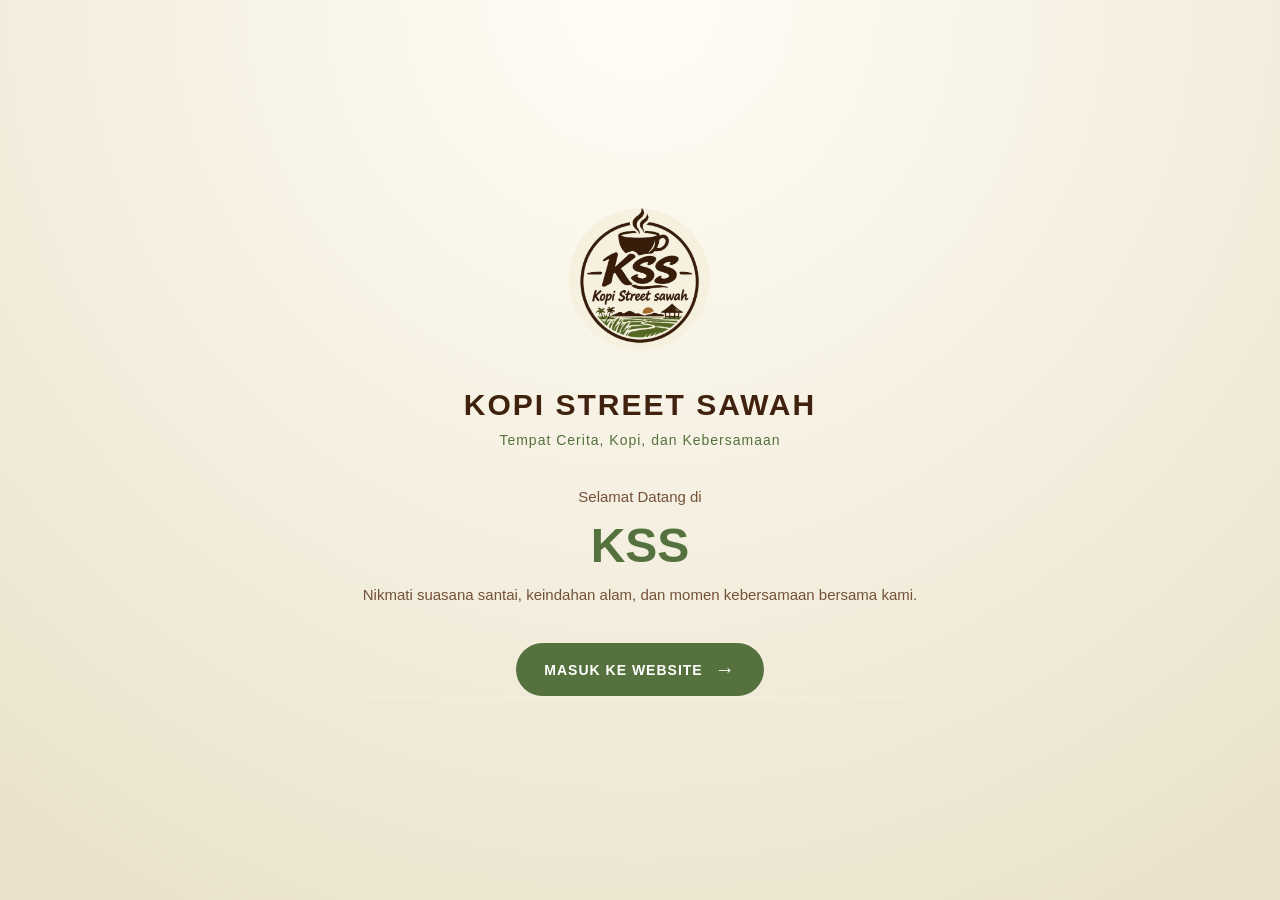
<file: index.html>
<!DOCTYPE html>
<html lang="id">
<head>
    
<meta name="google-site-verification" content="_KHu8UMm3mybropCGlIg5c_5ksISGGhFLKcROJqwyAE" />
    
    <meta charset="UTF-8">
    <meta name="viewport" content="width=device-width, initial-scale=1.0">

<!-- IDENTITAS WEBSITE KSS -->
<meta property="og:site_name"
content="KSS Kopi Street Sawah">

<meta name="application-name"
content="KSS Kopi Street Sawah">

<meta name="description"
content="Kopi Street Sawah, tempat cerita, kopi, dan kebersamaan.">

<!-- LOGO WEBSITE -->
<link rel="icon"
type="image/png"
href="img/logo-kss.png">

<!-- IDENTITAS GOOGLE -->
<script type="application/ld+json">
{
  "@context": "https://schema.org",
  "@type": "WebSite",
  "name": "KSS Kopi Street Sawah",
  "alternateName": "KSS",
  "url": "https://ksskopistreetsawah.github.io/"
}
</script>

    <title>KSS | Kopi Street Sawah</title>

    <link rel="stylesheet" href="style.css">
</head>

<body class="opening-page">

    <main class="opening-container">

        <div class="opening-content">

            <!-- LOGO KSS -->
            <div class="logo-wrapper">
                <img src="img/logo-kss.png"
                     alt="Logo Kopi Street Sawah"
                     class="opening-logo">
            </div>

            <!-- JUDUL -->
            <h1 class="opening-title">
                KOPI STREET SAWAH
            </h1>

            <p class="opening-subtitle">
                Tempat Cerita, Kopi, dan Kebersamaan
            </p>

            <!-- SAMBUTAN -->
            <div class="welcome-text">

                <p>Selamat Datang di</p>

                <h2>KSS</h2>

                <p>
                    Nikmati suasana santai,
                    keindahan alam, dan momen
                    kebersamaan bersama kami.
                </p>

            </div>

            <!-- TOMBOL MASUK -->
            <a href="beranda.html" class="enter-button">
                MASUK KE WEBSITE
                <span>→</span>
            </a>

            <!-- FOOTER -->
             <p class="copyright">

            </p>

        </div>

    </main>

    <script src="script.js"></script>

</body>
</html>
</file>
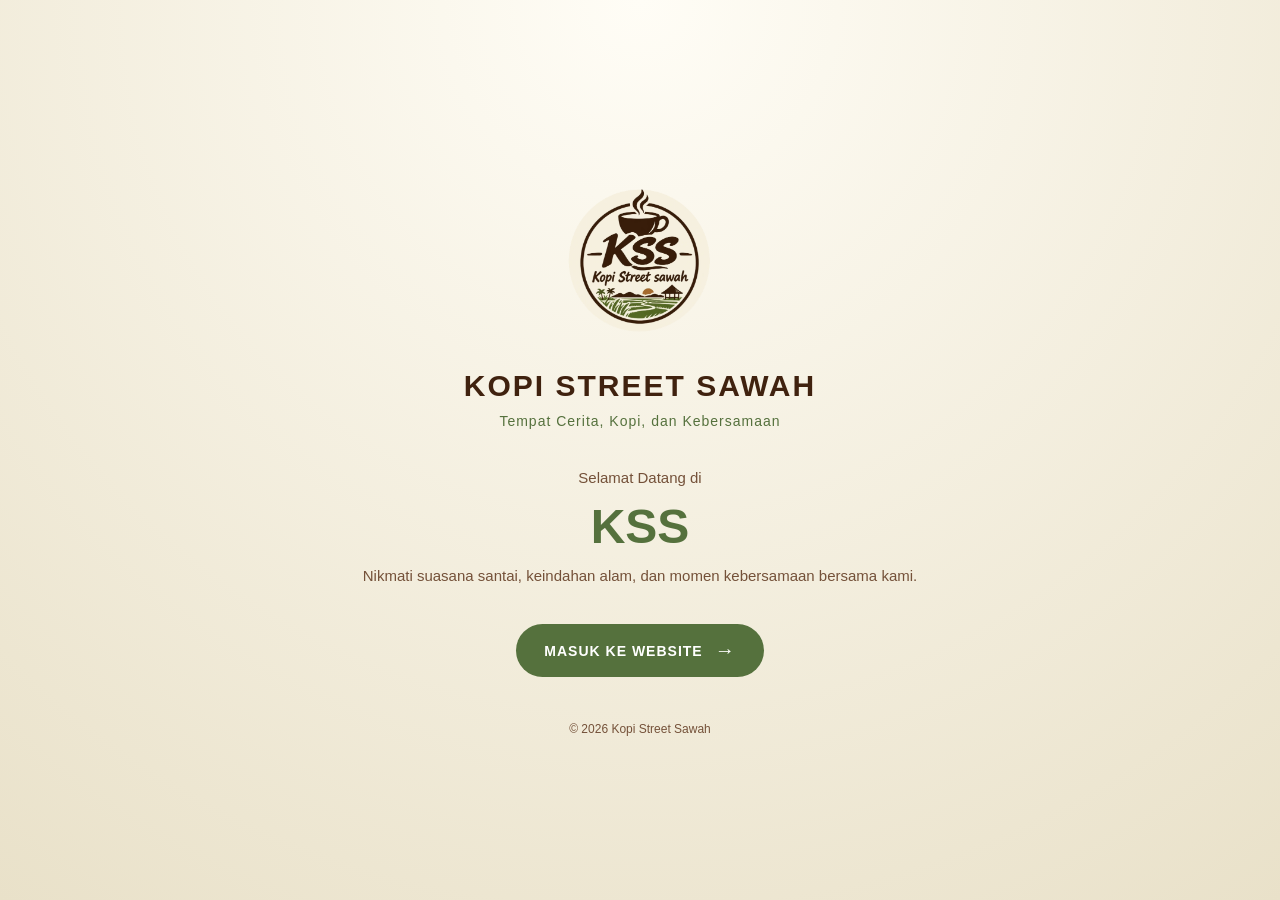
<file: index (1).html>
<!DOCTYPE html>
<html lang="id">
<head>
    <meta charset="UTF-8">
    <meta name="viewport" content="width=device-width, initial-scale=1.0">

    <title>KSS | Kopi Street Sawah</title>

    <link rel="stylesheet" href="style.css">
</head>

<body class="opening-page">

    <main class="opening-container">

        <div class="opening-content">

            <!-- LOGO KSS -->
            <div class="logo-wrapper">
                <img src="img/logo-kss.png"
                     alt="Logo Kopi Street Sawah"
                     class="opening-logo">
            </div>

            <!-- JUDUL -->
            <h1 class="opening-title">
                KOPI STREET SAWAH
            </h1>

            <p class="opening-subtitle">
                Tempat Cerita, Kopi, dan Kebersamaan
            </p>

            <!-- SAMBUTAN -->
            <div class="welcome-text">

                <p>Selamat Datang di</p>

                <h2>KSS</h2>

                <p>
                    Nikmati suasana santai,
                    keindahan alam, dan momen
                    kebersamaan bersama kami.
                </p>

            </div>

            <!-- TOMBOL MASUK -->
            <a href="beranda.html" class="enter-button">
                MASUK KE WEBSITE
                <span>→</span>
            </a>

            <!-- FOOTER -->
            <p class="opening-footer">
                © 2026 Kopi Street Sawah
            </p>

        </div>

    </main>

    <script src="script.js"></script>

</body>
</html>
</file>
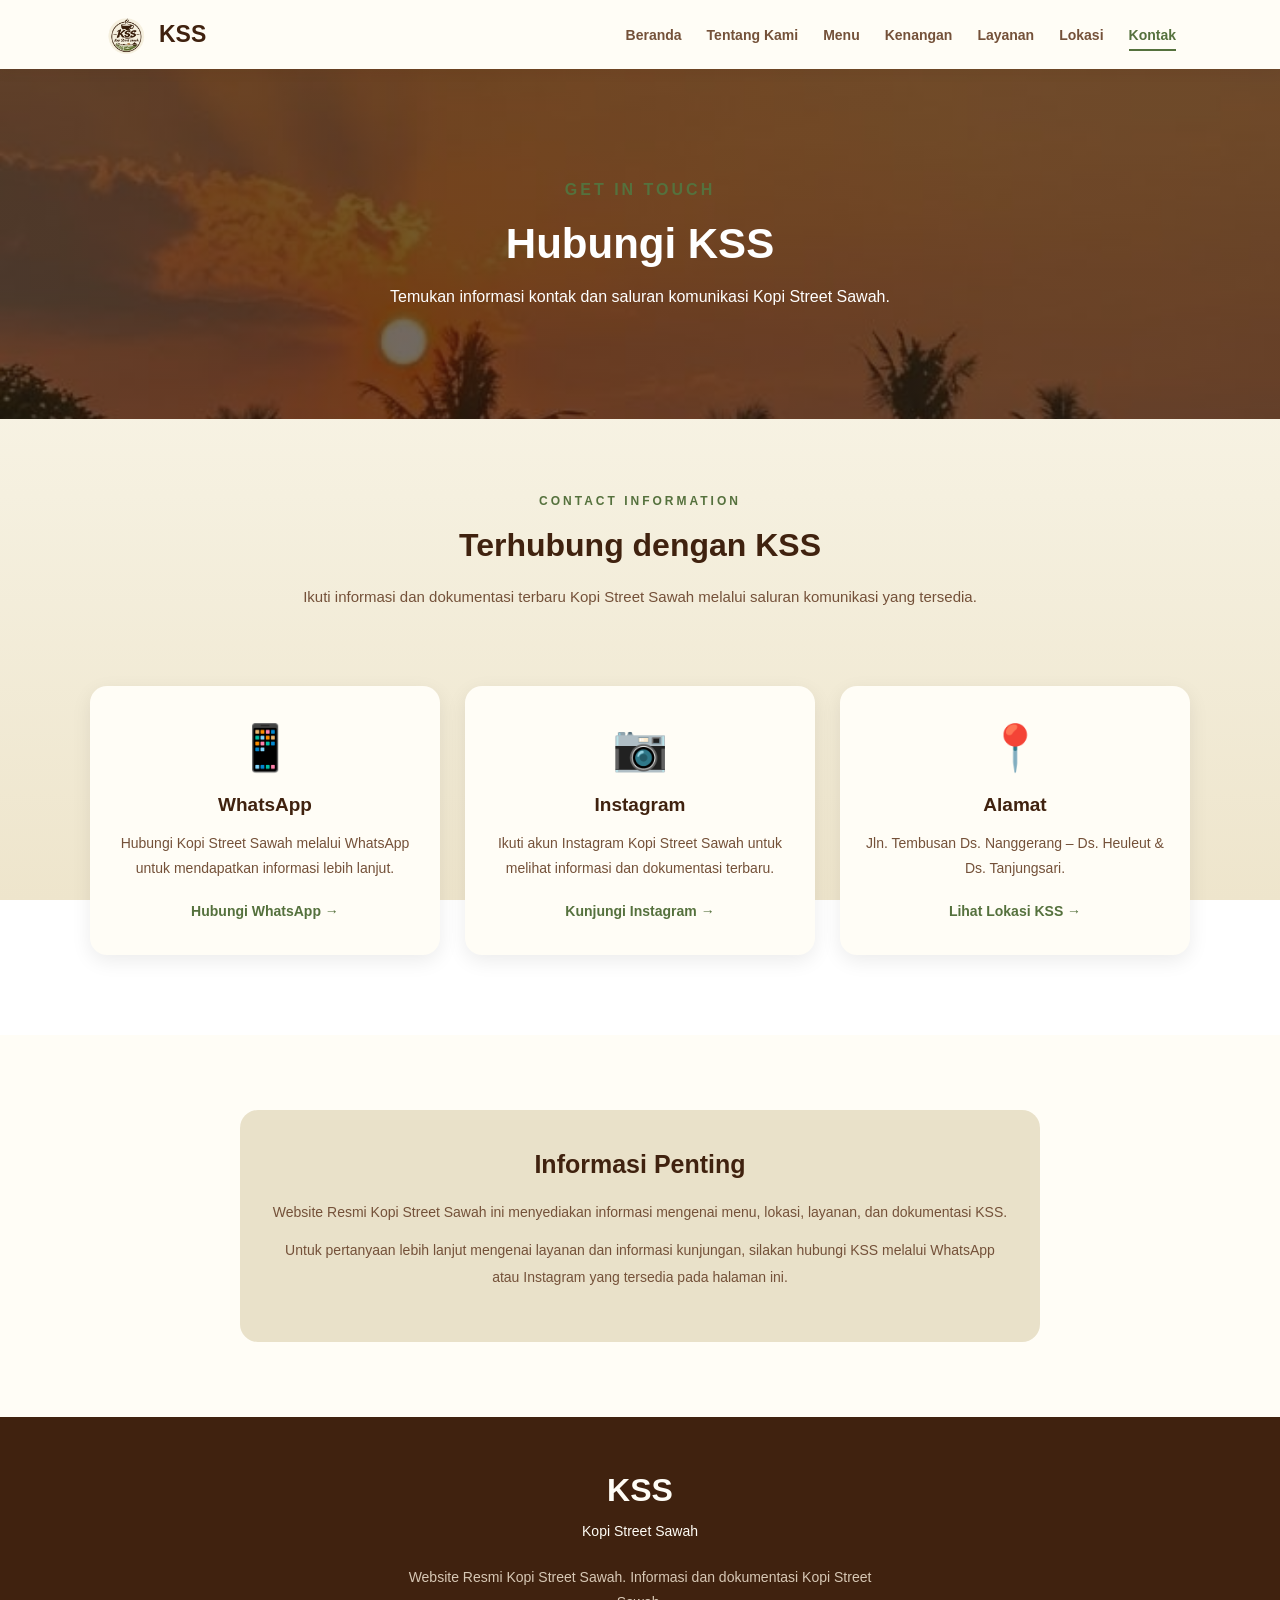
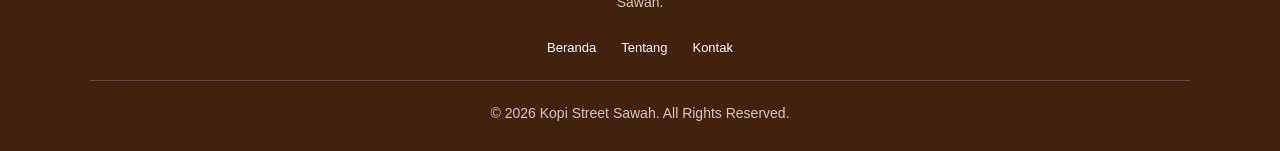
<file: kontak.html>
<!DOCTYPE html>
<html lang="id">

<head>
    <meta charset="UTF-8">
    <meta name="viewport" content="width=device-width, initial-scale=1.0">

    <meta name="description"
          content="Informasi kontak Kopi Street Sawah.">

    <title>Kontak | KSS</title>

    <link rel="stylesheet" href="style.css">
</head>

<body>

    <!-- NAVBAR -->

    <header class="navbar">

        <div class="nav-container">

            <a href="beranda.html" class="nav-logo">
                <img src="img/logo-kss.png" alt="Logo KSS">
                <span>KSS</span>
            </a>

            <button class="menu-toggle"
                    id="menuToggle"
                    aria-label="Buka menu navigasi"
                    aria-expanded="false">
                ☰
            </button>

            <nav class="nav-menu" id="navMenu">

                <a href="beranda.html">Beranda</a>
                <a href="tentang.html">Tentang Kami</a>
                <a href="menu.html">Menu</a>
                <a href="kenangan.html">Kenangan</a>
                <a href="layanan.html">Layanan</a>
                <a href="lokasi.html">Lokasi</a>
                <a href="kontak.html" class="active">Kontak</a>

            </nav>

        </div>

    </header>


    <!-- HERO KONTAK -->

    <section class="contact-hero">

        <div class="contact-hero-content">

            <p class="section-label">GET IN TOUCH</p>

            <h1>Hubungi KSS</h1>

            <p>
                Temukan informasi kontak dan
                saluran komunikasi Kopi Street Sawah.
            </p>

        </div>

    </section>


    <!-- PEMBUKA -->

    
<section class="contact-introduction">

    <div class="section-heading">

        <p class="section-label">CONTACT INFORMATION</p>

        <h2>Terhubung dengan KSS</h2>

        <p>
            Ikuti informasi dan dokumentasi terbaru
            Kopi Street Sawah melalui saluran komunikasi
            yang tersedia.
        </p>

    </div>

</section>



    <!-- KARTU KONTAK -->

    <section class="contact-options">


<div class="contact-card">

    <div class="contact-icon">📱</div>

    <h3>WhatsApp</h3>

    <p>
        Hubungi Kopi Street Sawah melalui
        WhatsApp untuk mendapatkan informasi lebih lanjut.
    </p>

    <a
        href="https://wa.me/6282116500670"
        class="contact-link"
        target="_blank"
        rel="noopener noreferrer">
        Hubungi WhatsApp →
    </a>

</div>




<div class="contact-card">

    <div class="contact-icon">📷</div>

    <h3>Instagram</h3>

    <p>
        Ikuti akun Instagram Kopi Street Sawah
        untuk melihat informasi dan dokumentasi terbaru.
    </p>

    <a
        href="https://www.instagram.com/street_sawah/"
        class="contact-link"
        target="_blank"
        rel="noopener noreferrer">
        Kunjungi Instagram →
    </a>

</div>




<div class="contact-card">

    <div class="contact-icon">📍</div>

    <h3>Alamat</h3>

    <p>
        Jln. Tembusan Ds. Nanggerang –
        Ds. Heuleut &amp; Ds. Tanjungsari.
    </p>

    <a href="lokasi.html" class="contact-link">
        Lihat Lokasi KSS →
    </a>

</div>


    </section>


    <!-- INFORMASI TAMBAHAN -->

    
<section class="contact-note-section">

    <div class="contact-note">

        <h2>Informasi Penting</h2>

        <p>
            Website Resmi Kopi Street Sawah ini
            menyediakan informasi mengenai menu,
            lokasi, layanan, dan dokumentasi KSS.
        </p>

        <p>
            Untuk pertanyaan lebih lanjut mengenai
            layanan dan informasi kunjungan, silakan
            hubungi KSS melalui WhatsApp atau Instagram
            yang tersedia pada halaman ini.
        </p>

    </div>

</section>



    <!-- FOOTER -->

    <footer class="footer">

        <div class="footer-content">

            <h2>KSS</h2>

            <p>Kopi Street Sawah</p>

            <p class="footer-note">
Website Resmi Kopi Street Sawah.
    Informasi dan dokumentasi Kopi Street Sawah.
            </p>

            <div class="footer-links">

                <a href="beranda.html">Beranda</a>
                <a href="tentang.html">Tentang</a>
                <a href="kontak.html">Kontak</a>

            </div>

            <p class="copyright">
                © 2026 Kopi Street Sawah. All Rights Reserved.
            </p>

        </div>

    </footer>


    <script src="script.js"></script>

</body>
</html>
</file>
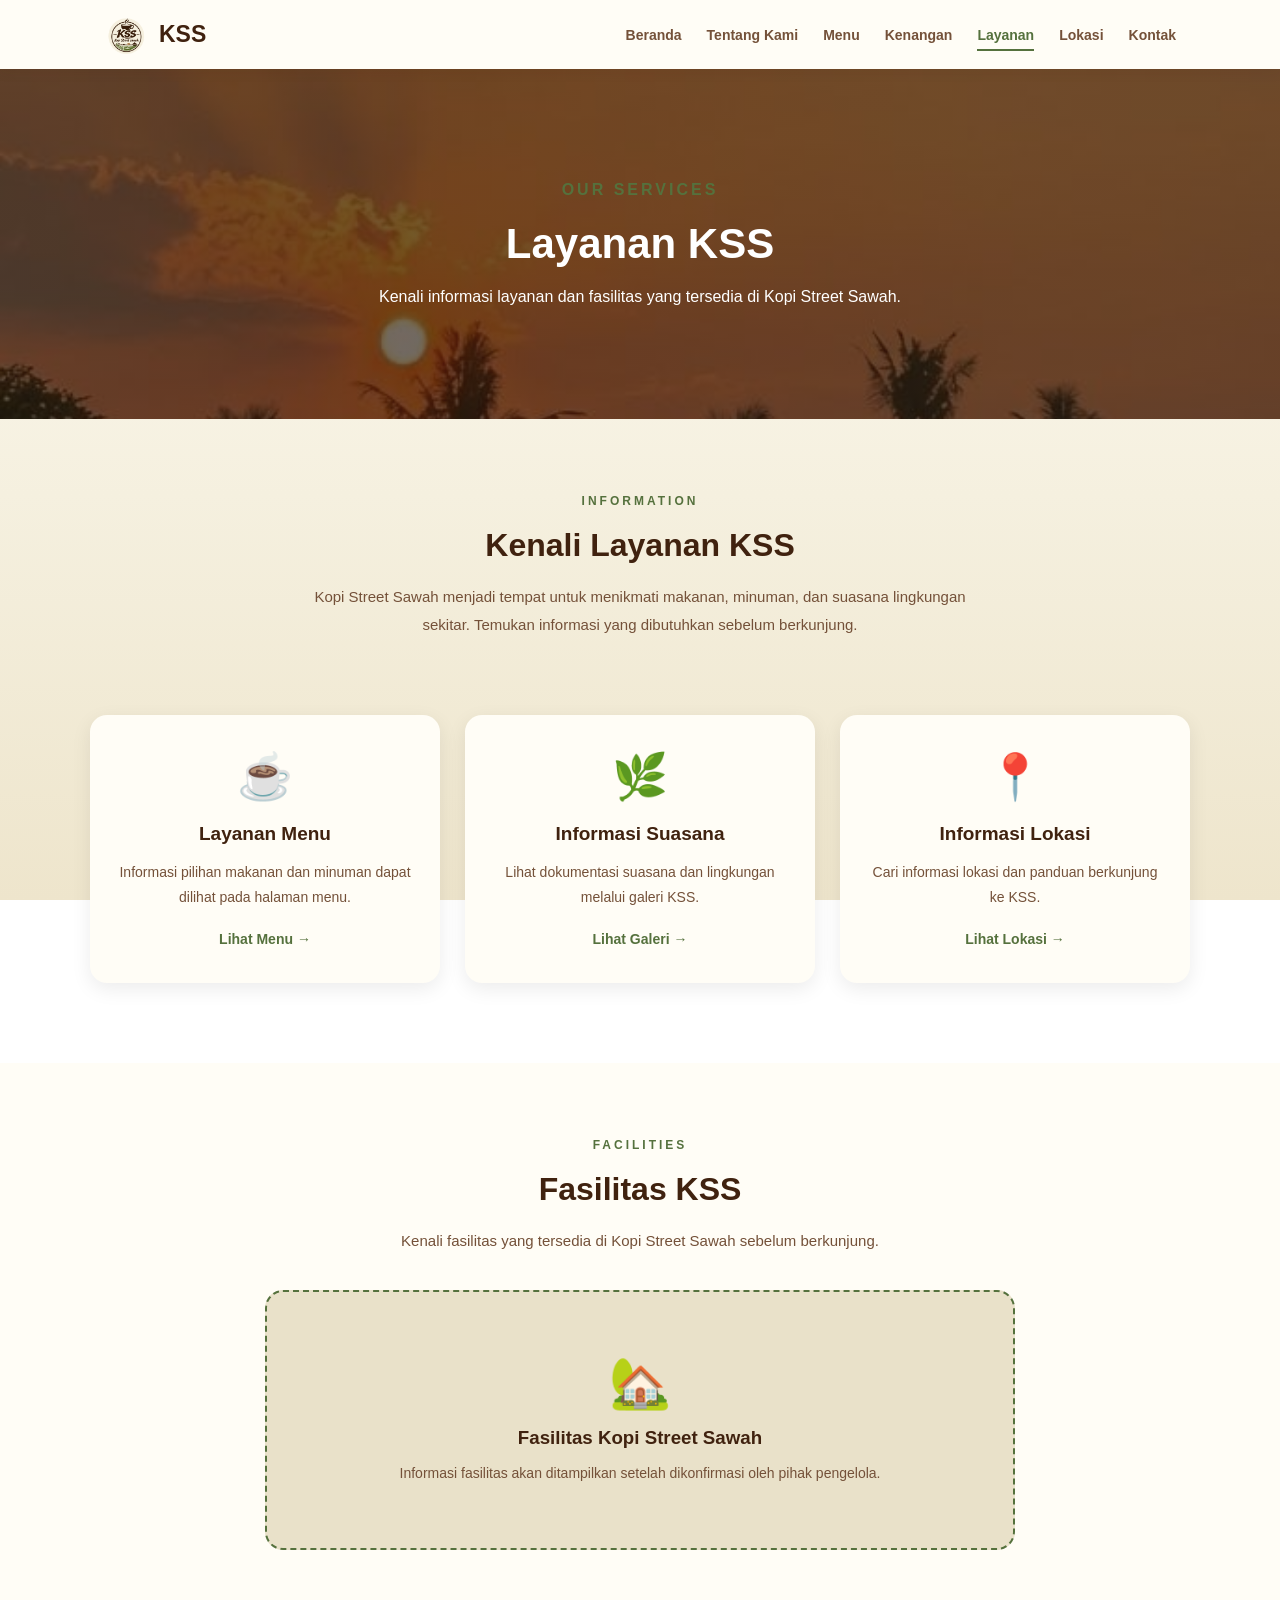
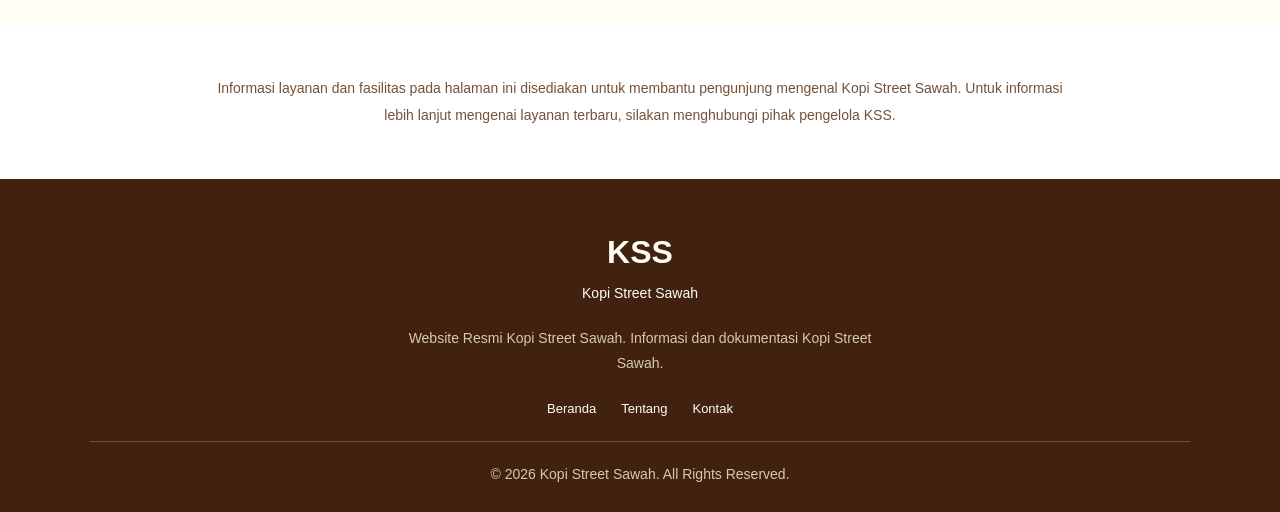
<file: layanan.html>
<!DOCTYPE html>
<html lang="id">

<head>
    <meta charset="UTF-8">
    <meta name="viewport" content="width=device-width, initial-scale=1.0">

    <meta name="description"
          content="Informasi layanan dan fasilitas Kopi Street Sawah.">

    <title>Layanan | KSS</title>

    <link rel="stylesheet" href="style.css">
</head>

<body>

    <!-- NAVBAR -->

    <header class="navbar">

        <div class="nav-container">

            <a href="beranda.html" class="nav-logo">
                <img src="img/logo-kss.png" alt="Logo KSS">
                <span>KSS</span>
            </a>

            <button class="menu-toggle"
                    id="menuToggle"
                    aria-label="Buka menu navigasi"
                    aria-expanded="false">
                ☰
            </button>

            <nav class="nav-menu" id="navMenu">

                <a href="beranda.html">Beranda</a>
                <a href="tentang.html">Tentang Kami</a>
                <a href="menu.html">Menu</a>
                <a href="kenangan.html">Kenangan</a>
                <a href="layanan.html" class="active">Layanan</a>
                <a href="lokasi.html">Lokasi</a>
                <a href="kontak.html">Kontak</a>

            </nav>

        </div>

    </header>


    <!-- HERO LAYANAN -->

    <section class="service-hero">

        <div class="service-hero-content">

            <p class="section-label">OUR SERVICES</p>

            <h1>Layanan KSS</h1>

            <p>
                Kenali informasi layanan dan fasilitas
                yang tersedia di Kopi Street Sawah.
            </p>

        </div>

    </section>


    <!-- PENGENALAN -->

    
<section class="service-introduction">

    <div class="section-heading">

        <p class="section-label">INFORMATION</p>

        <h2>Kenali Layanan KSS</h2>

        <p>
            Kopi Street Sawah menjadi tempat untuk
            menikmati makanan, minuman, dan suasana
            lingkungan sekitar. Temukan informasi
            yang dibutuhkan sebelum berkunjung.
        </p>

    </div>

</section>



    <!-- DAFTAR LAYANAN -->

    <section class="service-list-section">

        <div class="service-grid">

            <article class="service-card">

                <div class="service-icon">☕</div>

                <h3>Layanan Menu</h3>

                <p>
                    Informasi pilihan makanan dan minuman
                    dapat dilihat pada halaman menu.
                </p>

                <a href="menu.html" class="service-link">
                    Lihat Menu →
                </a>

            </article>


            <article class="service-card">

                <div class="service-icon">🌿</div>

                <h3>Informasi Suasana</h3>

                <p>
                    Lihat dokumentasi suasana dan lingkungan
                    melalui galeri KSS.
                </p>

                <a href="kenangan.html" class="service-link">
                    Lihat Galeri →
                </a>

            </article>


            <article class="service-card">

                <div class="service-icon">📍</div>

                <h3>Informasi Lokasi</h3>

                <p>
                    Cari informasi lokasi dan panduan
                    berkunjung ke KSS.
                </p>

                <a href="lokasi.html" class="service-link">
                    Lihat Lokasi →
                </a>

            </article>

        </div>

    </section>


    <!-- INFORMASI FASILITAS -->

    
<section class="facility-section">

    <div class="section-heading">

        <p class="section-label">FACILITIES</p>

        <h2>Fasilitas KSS</h2>

        <p>
            Kenali fasilitas yang tersedia di
            Kopi Street Sawah sebelum berkunjung.
        </p>

    </div>

    <div class="facility-placeholder">

        <div class="facility-icon">🏡</div>

        <h3>Fasilitas Kopi Street Sawah</h3>

        <p>
            Informasi fasilitas akan ditampilkan
            setelah dikonfirmasi oleh pihak pengelola.
        </p>

    </div>

</section>



    <!-- CATATAN -->

    
<section class="service-note">

    <p>
        Informasi layanan dan fasilitas pada halaman ini
        disediakan untuk membantu pengunjung mengenal
        Kopi Street Sawah. Untuk informasi lebih lanjut
        mengenai layanan terbaru, silakan menghubungi
        pihak pengelola KSS.
    </p>

</section>



    <!-- FOOTER -->

    <footer class="footer">

        <div class="footer-content">

            <h2>KSS</h2>

            <p>Kopi Street Sawah</p>

            <p class="footer-note">
  Website Resmi Kopi Street Sawah.
    Informasi dan dokumentasi Kopi Street Sawah.
            </p>

            <div class="footer-links">

                <a href="beranda.html">Beranda</a>
                <a href="tentang.html">Tentang</a>
                <a href="kontak.html">Kontak</a>

            </div>

            <p class="copyright">
                © 2026 Kopi Street Sawah. All Rights Reserved.
            </p>

        </div>

    </footer>


    <script src="script.js"></script>

</body>

</html>
</file>
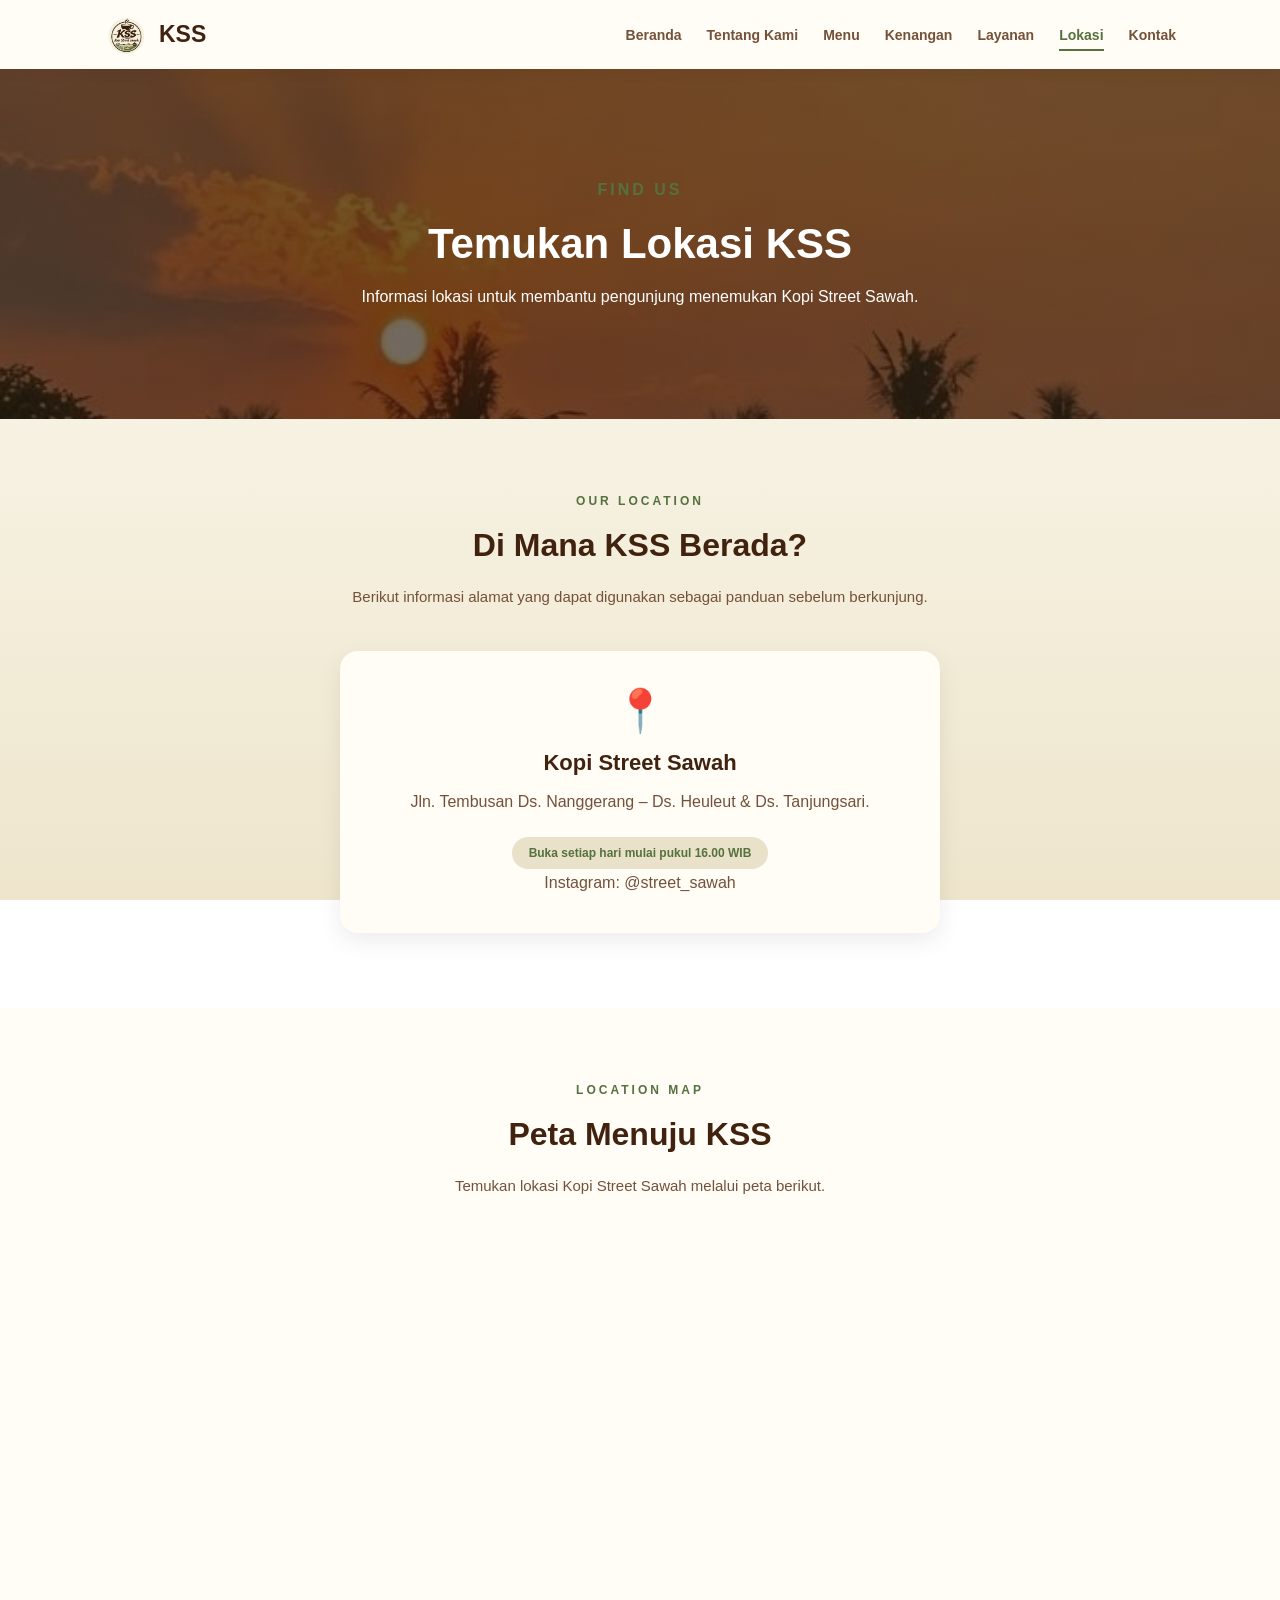
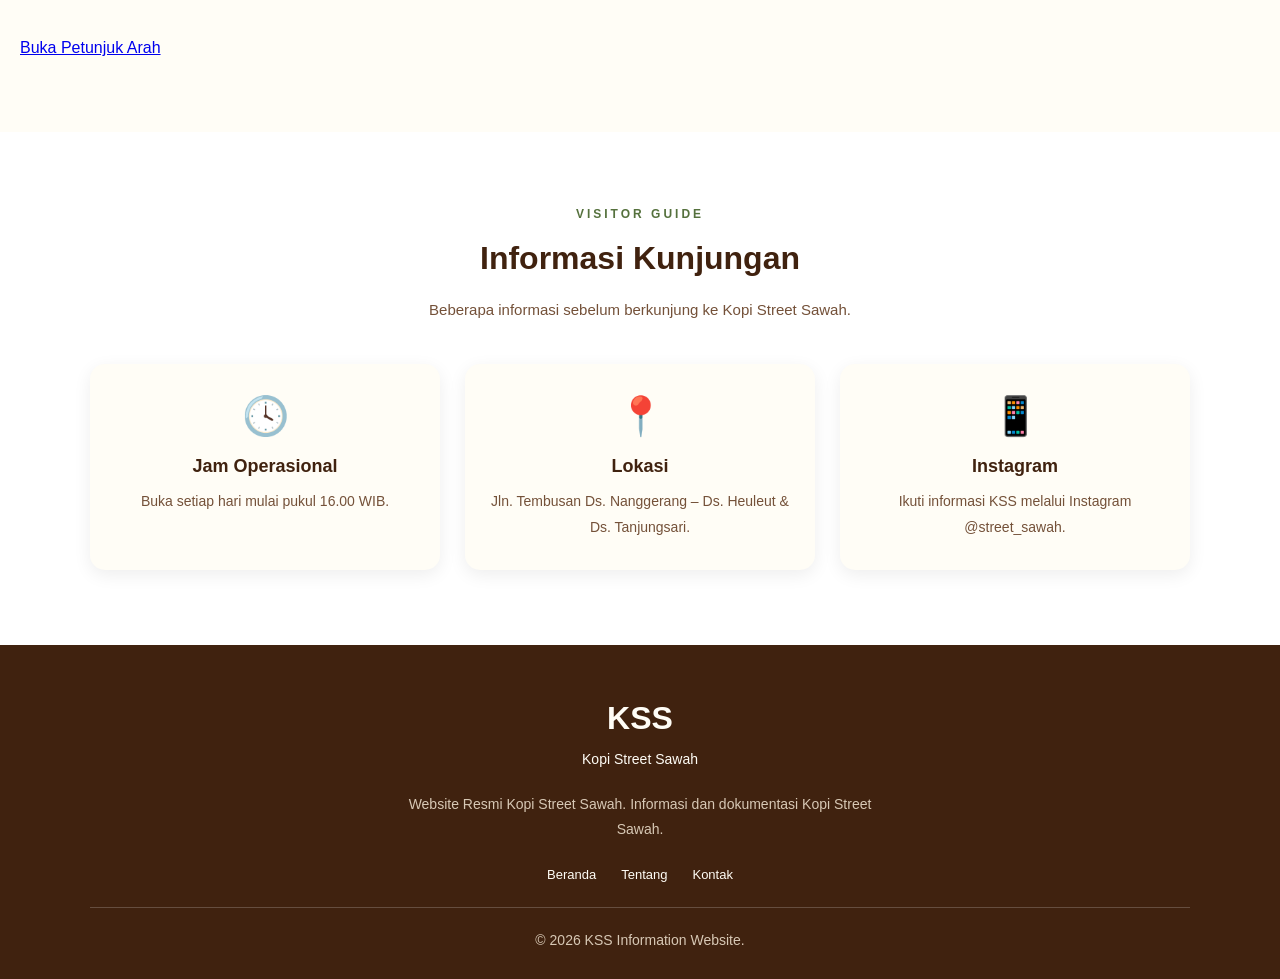
<file: lokasi.html>
<!DOCTYPE html>
<html lang="id">

<head>
    <meta charset="UTF-8">
    <meta name="viewport" content="width=device-width, initial-scale=1.0">

    <meta name="description"
          content="Informasi lokasi dan petunjuk menuju Kopi Street Sawah.">

    <title>Lokasi | KSS</title>

    <link rel="stylesheet" href="style.css">
</head>

<body>

    <!-- NAVBAR -->

    <header class="navbar">

        <div class="nav-container">

            <a href="beranda.html" class="nav-logo">
                <img src="img/logo-kss.png" alt="Logo KSS">
                <span>KSS</span>
            </a>

            <button class="menu-toggle"
                    id="menuToggle"
                    aria-label="Buka menu navigasi"
                    aria-expanded="false">
                ☰
            </button>

            <nav class="nav-menu" id="navMenu">
                <a href="beranda.html">Beranda</a>
                <a href="tentang.html">Tentang Kami</a>
                <a href="menu.html">Menu</a>
                <a href="kenangan.html">Kenangan</a>
                <a href="layanan.html">Layanan</a>
                <a href="lokasi.html" class="active">Lokasi</a>
                <a href="kontak.html">Kontak</a>
            </nav>

        </div>

    </header>


    <!-- HERO LOKASI -->

    <section class="location-hero">

        <div class="location-hero-content">

            <p class="section-label">FIND US</p>

            <h1>Temukan Lokasi KSS</h1>

            <p>
                Informasi lokasi untuk membantu
                pengunjung menemukan Kopi Street Sawah.
            </p>

        </div>

    </section>


    <!-- INFORMASI LOKASI -->

    <section class="location-information">

        <div class="section-heading">

            <p class="section-label">OUR LOCATION</p>

            <h2>Di Mana KSS Berada?</h2>

            <p>
                Berikut informasi alamat yang dapat
                digunakan sebagai panduan sebelum berkunjung.
            </p>

        </div>

        
<div class="location-card">

    <div class="location-icon">📍</div>

    <h3>Kopi Street Sawah</h3>

    <p>
        Jln. Tembusan Ds. Nanggerang –
        Ds. Heuleut &amp; Ds. Tanjungsari.
    </p>

    <span class="location-status">
        Buka setiap hari mulai pukul 16.00 WIB
    </span>

    <p class="location-instagram">
        Instagram: @street_sawah
    </p>

</div>


    </section>


    <!-- PETA LOKASI -->

    
<section class="location-map-section">

    <div class="section-heading">

        <p class="section-label">LOCATION MAP</p>

        <h2>Peta Menuju KSS</h2>

        <p>
            Temukan lokasi Kopi Street Sawah melalui
            peta berikut.
        </p>

    </div>

    <div class="location-map">

        <iframe
            src="https://maps.google.com/maps?q=-6.7536103,108.3318244&z=18&output=embed"
            width="100%"
            height="400"
            style="border:0;"
            loading="lazy"
            allowfullscreen
            referrerpolicy="no-referrer-when-downgrade">
        </iframe>

    </div>

    <div class="map-direction">

        <a
            href="https://www.google.com/maps/dir/?api=1&destination=-6.7536103,108.3318244"
            target="_blank"
            rel="noopener noreferrer">
            Buka Petunjuk Arah
        </a>

    </div>

</section>



    <!-- PETUNJUK KUNJUNGAN -->

    
<section class="location-guide">

    <div class="section-heading">

        <p class="section-label">VISITOR GUIDE</p>

        <h2>Informasi Kunjungan</h2>

        <p>
            Beberapa informasi sebelum berkunjung
            ke Kopi Street Sawah.
        </p>

    </div>

    <div class="guide-grid">

        <div class="guide-card">
            <span>🕓</span>
            <h3>Jam Operasional</h3>
            <p>
                Buka setiap hari mulai pukul
                16.00 WIB.
            </p>
        </div>

        <div class="guide-card">
            <span>📍</span>
            <h3>Lokasi</h3>
            <p>
                Jln. Tembusan Ds. Nanggerang –
                Ds. Heuleut &amp; Ds. Tanjungsari.
            </p>
        </div>

        <div class="guide-card">
            <span>📱</span>
            <h3>Instagram</h3>
            <p>
                Ikuti informasi KSS melalui
                Instagram @street_sawah.
            </p>
        </div>

    </div>

</section>



    <!-- FOOTER -->

    <footer class="footer">

        <div class="footer-content">

            <h2>KSS</h2>

            <p>Kopi Street Sawah</p>

            <p class="footer-note">
                Website Resmi Kopi Street Sawah.
    Informasi dan dokumentasi Kopi Street Sawah.
            </p>

            <div class="footer-links">
                <a href="beranda.html">Beranda</a>
                <a href="tentang.html">Tentang</a>
                <a href="kontak.html">Kontak</a>
            </div>

            <p class="copyright">
                © 2026 KSS Information Website.
            </p>

        </div>

    </footer>


    <script src="script.js"></script>

</body>
</html>
</file>
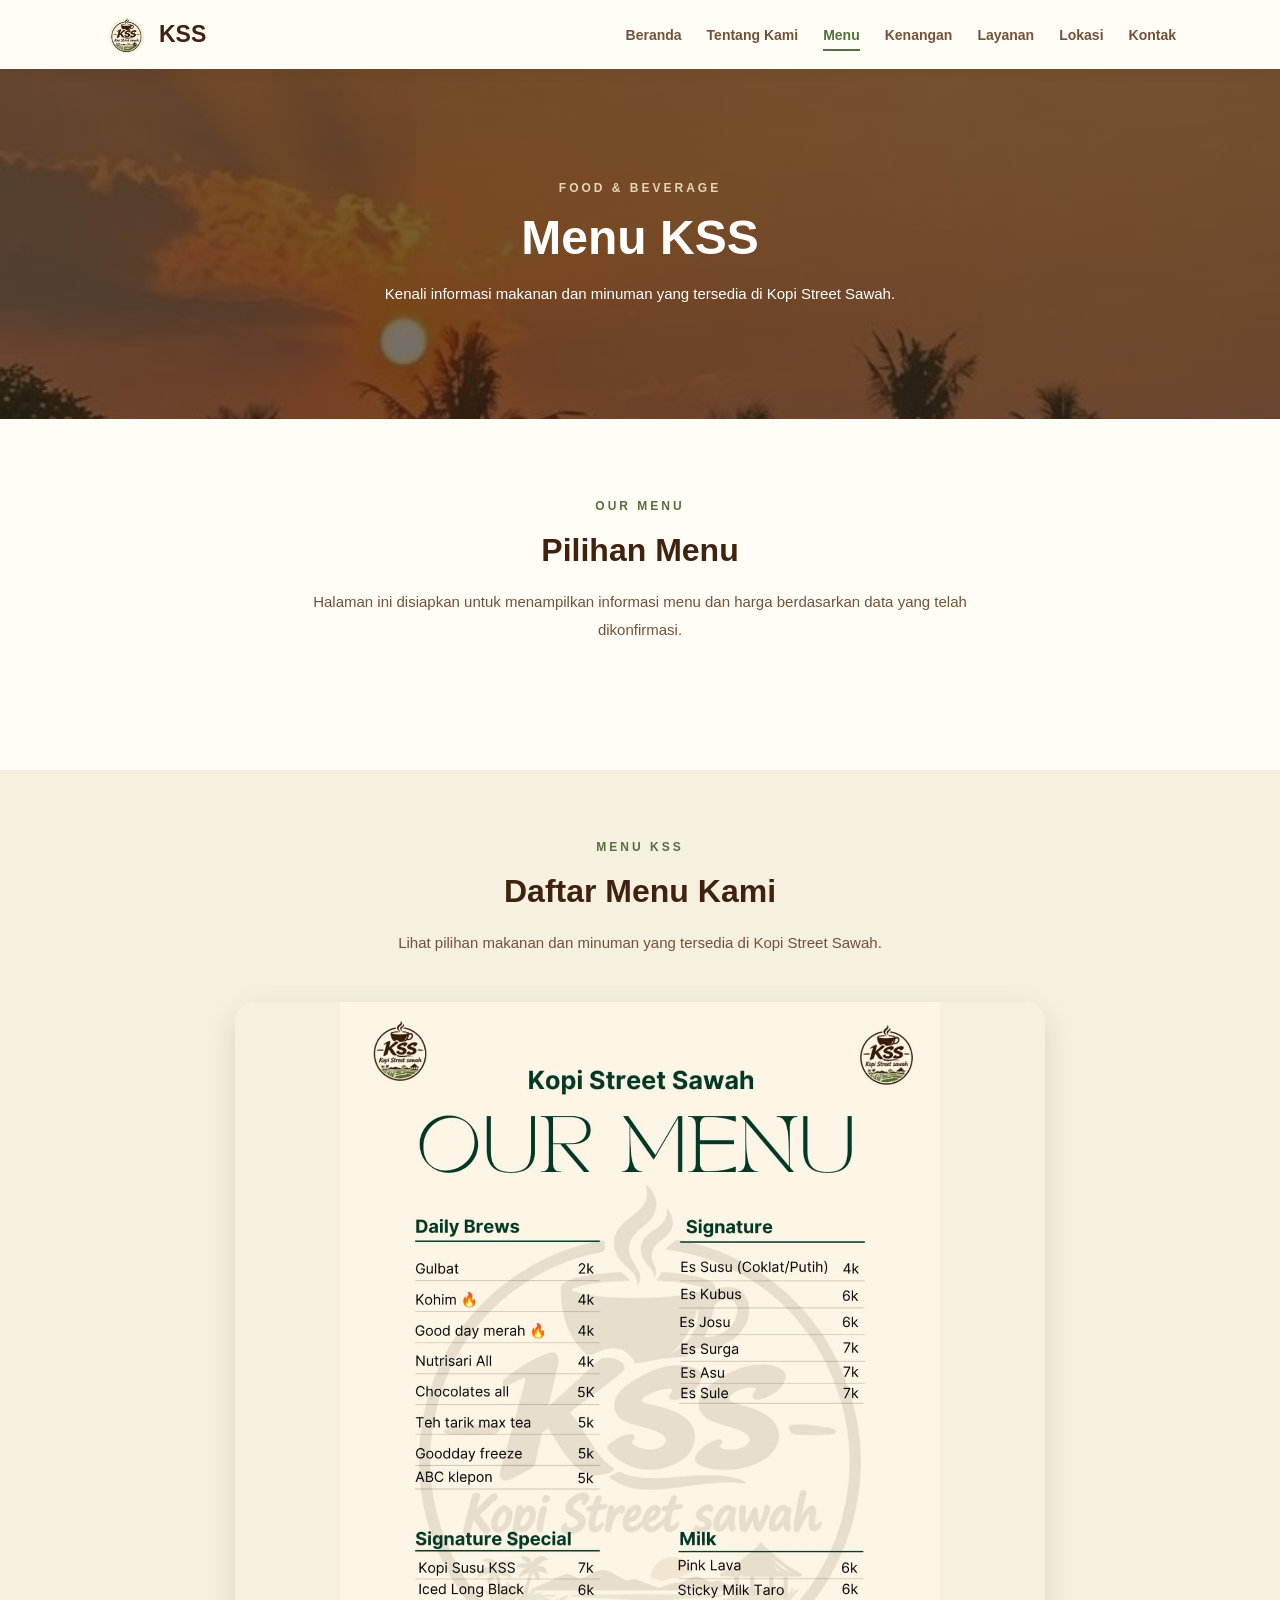
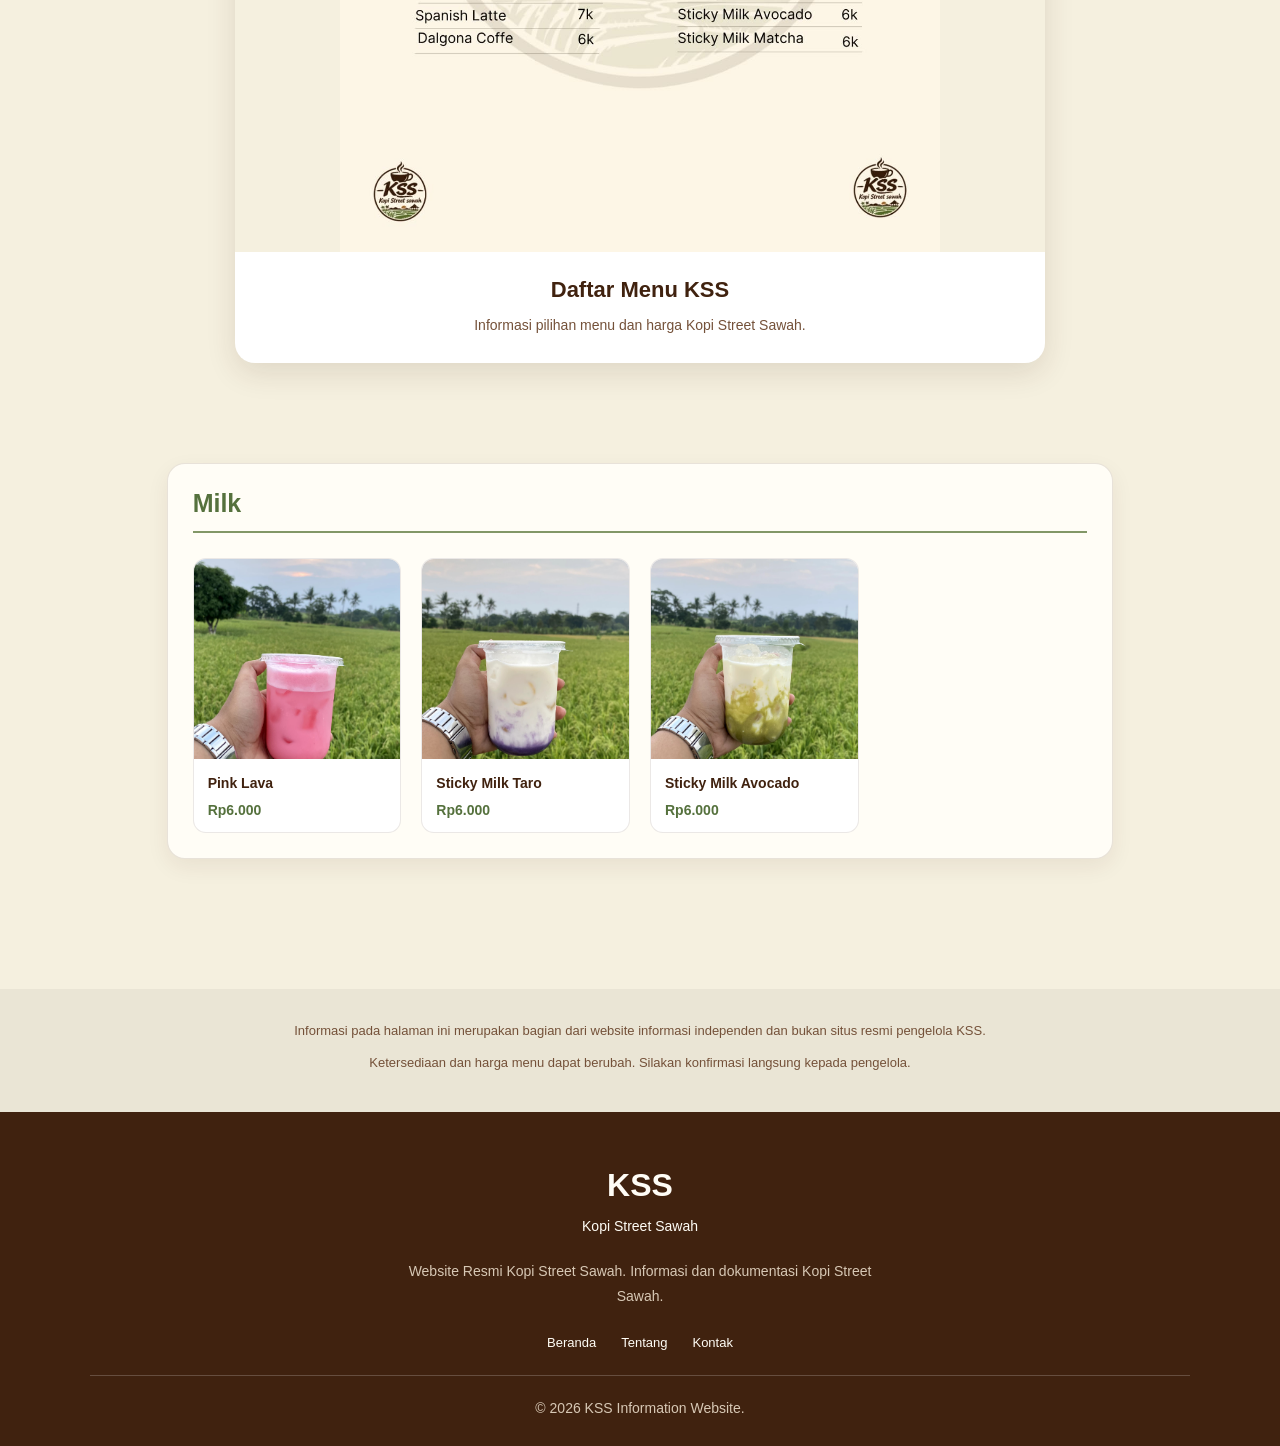
<file: menu.html>
<!DOCTYPE html>
<html lang="id">

<head>
    <meta charset="UTF-8">

    <meta name="viewport"
          content="width=device-width, initial-scale=1.0">

    <meta name="description"
          content="Informasi menu Kopi Street Sawah melalui website independen KSS.">

    <title>Menu | KSS Kopi Street Sawah</title>

    <link rel="stylesheet" href="style.css">
</head>

<body>

    <!-- =========================
         NAVBAR
    ========================== -->

    <header class="navbar">

        <div class="nav-container">

            <a href="beranda.html" class="nav-logo">

                <img src="img/logo-kss.png" alt="Logo KSS">

                <span>KSS</span>

            </a>

            <button class="menu-toggle"
                    id="menuToggle"
                    aria-label="Buka menu navigasi"
                    aria-expanded="false">

                ☰

            </button>

            <nav class="nav-menu" id="navMenu">

                <a href="beranda.html">Beranda</a>

                <a href="tentang.html">Tentang Kami</a>

                <a href="menu.html" class="active">Menu</a>

                <a href="kenangan.html">Kenangan</a>

                <a href="layanan.html">Layanan</a>

                <a href="lokasi.html">Lokasi</a>

                <a href="kontak.html">Kontak</a>

            </nav>

        </div>

    </header>


    <!-- =========================
         HERO MENU
    ========================== -->

    <section class="menu-hero">

        <div class="menu-hero-content">

            <p class="section-label">
                FOOD & BEVERAGE
            </p>

            <h1>Menu KSS</h1>

            <p>
                Kenali informasi makanan dan minuman
                yang tersedia di Kopi Street Sawah.
            </p>

        </div>

    </section>


    <!-- =========================
         PEMBUKA MENU
    ========================== -->

    <section class="menu-introduction">

        <div class="section-heading">

            <p class="section-label">
                OUR MENU
            </p>

            <h2>
                Pilihan Menu
            </h2>

            <p>
                Halaman ini disiapkan untuk menampilkan
                informasi menu dan harga berdasarkan
                data yang telah dikonfirmasi.
            </p>

        </div>

    </section>


    <!-- =========================
         DAFTAR MENU
    ========================== -->

    
<!-- =========================
     DAFTAR MENU KSS
========================== -->

<section class="menu-list-section">

    <div class="section-heading">

        <p class="section-label">MENU KSS</p>

        <h2>Daftar Menu Kami</h2>

        <p>
            Lihat pilihan makanan dan minuman
            yang tersedia di Kopi Street Sawah.
        </p>

    </div>

    <div class="menu-photo-container">

        <div class="menu-photo-card">

            <img
                src="img/daftar-menu.jpg"
                alt="Daftar Menu Kopi Street Sawah"
            >

            <div class="menu-photo-caption">
                <h3>Daftar Menu KSS</h3>

                <p>
                    Informasi pilihan menu dan harga
                    Kopi Street Sawah.
                </p>
            </div>

        </div>

    </div>


    <!-- 22 KARTU MENU -->

    

<section class="menu-category-section">

    <div class="menu-category-container">


        <!-- MILK -->
        <div class="menu-category">
            <h2>Milk</h2>

            <div class="menu-card-grid">

                <div class="menu-card">
                    <img src="img/menu-19.jpg" alt="Pink Lava">
                    <div class="menu-card-info">
                        <h3>Pink Lava</h3>
                        <p>Rp6.000</p>
                    </div>
                </div>

                <div class="menu-card">
                    <img src="img/menu-20.jpg" alt="Sticky Milk Taro">
                    <div class="menu-card-info">
                        <h3>Sticky Milk Taro</h3>
                        <p>Rp6.000</p>
                    </div>
                </div>

                <div class="menu-card">
                    <img src="img/menu-21.jpg" alt="Sticky Milk Avocado">
                    <div class="menu-card-info">
                        <h3>Sticky Milk Avocado</h3>
                        <p>Rp6.000</p>
                    </div>
                </div>
                
                    </div>
                </div>

            </div>
        </div>

    </div>

</section>




<!-- POPUP FOTO MENU -->

<div class="menu-lightbox" id="menuLightbox">

    <button
        class="menu-lightbox-close"
        id="closeMenuLightbox"
        aria-label="Tutup foto"
    >
        &times;
    </button>

    <img
        src="img/daftar-menu.jpg"
        alt="Daftar Menu KSS ukuran besar"
        id="lightboxMenuImage"
    >

</div>

</section>



    <!-- =========================
         CATATAN INFORMASI
    ========================== -->

    <section class="menu-note">

        <p>
            Informasi pada halaman ini merupakan
            bagian dari website informasi independen
            dan bukan situs resmi pengelola KSS.
        </p>

        <p>
            Ketersediaan dan harga menu dapat berubah.
            Silakan konfirmasi langsung kepada pengelola.
        </p>

    </section>


    <!-- =========================
         FOOTER
    ========================== -->

    <footer class="footer">

        <div class="footer-content">

            <h2>KSS</h2>

            <p>Kopi Street Sawah</p>

<p class="footer-note">
    Website Resmi Kopi Street Sawah.
    Informasi dan dokumentasi Kopi Street Sawah.
</p>

            <div class="footer-links">

                <a href="beranda.html">Beranda</a>

                <a href="tentang.html">Tentang</a>

                <a href="kontak.html">Kontak</a>

            </div>

            <p class="copyright">
                © 2026 KSS Information Website.
            </p>

        </div>

    </footer>


    <script src="script.js"></script>

</body>

</html>
</file>
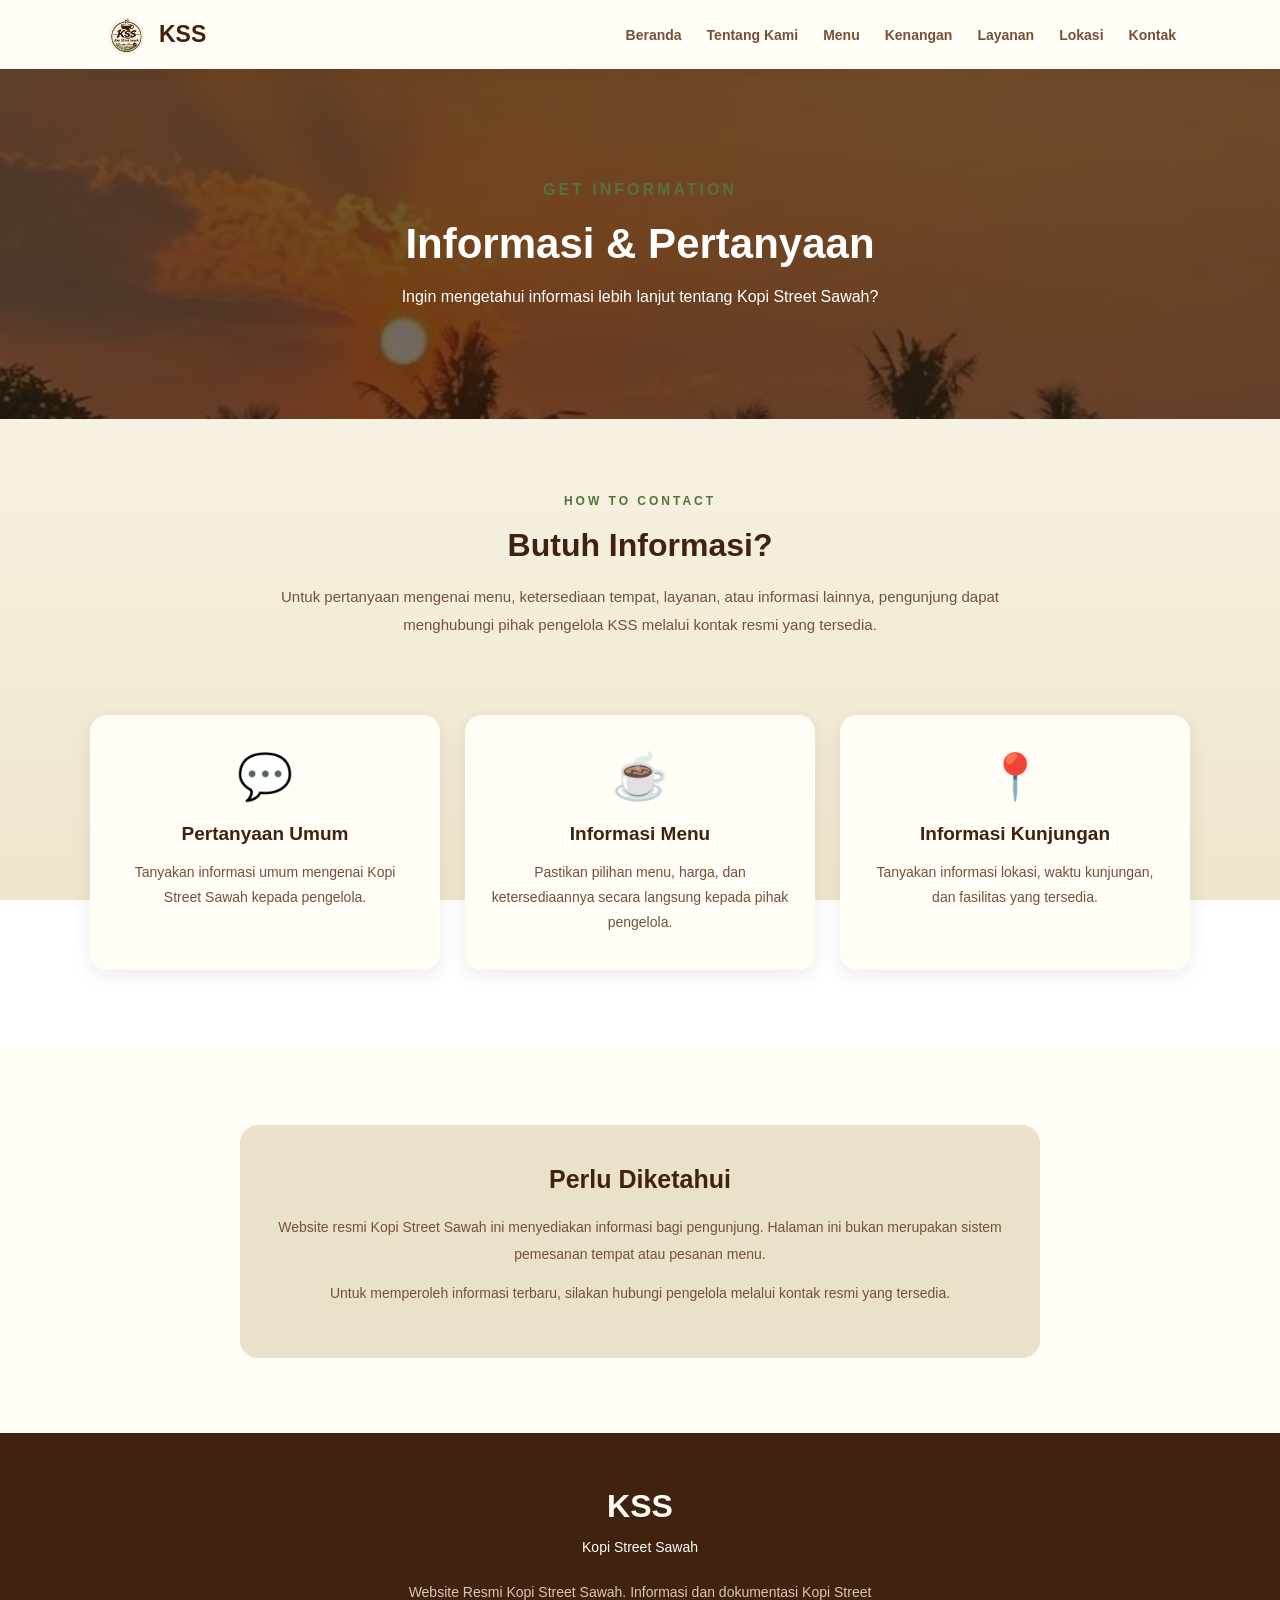
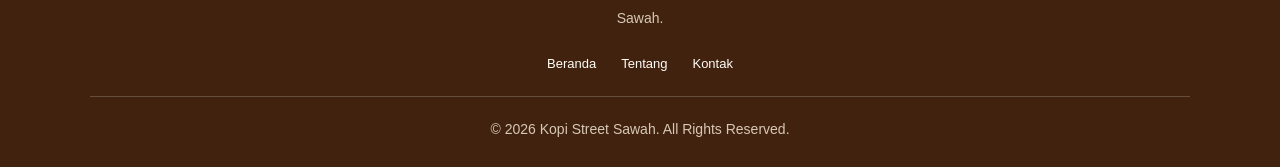
<file: pesan.html>
<!DOCTYPE html>
<html lang="id">

<head>
    <meta charset="UTF-8">
    <meta name="viewport" content="width=device-width, initial-scale=1.0">

    <meta name="description"
          content="Informasi cara menghubungi pengelola Kopi Street Sawah.">

    <title>Informasi dan Pertanyaan | KSS</title>

    <link rel="stylesheet" href="style.css">
</head>

<body>

    <!-- NAVBAR -->

    <header class="navbar">

        <div class="nav-container">

            <a href="beranda.html" class="nav-logo">
                <img src="img/logo-kss.png" alt="Logo KSS">
                <span>KSS</span>
            </a>

            <button class="menu-toggle"
                    id="menuToggle"
                    aria-label="Buka menu navigasi"
                    aria-expanded="false">
                ☰
            </button>

            <nav class="nav-menu" id="navMenu">

                <a href="beranda.html">Beranda</a>
                <a href="tentang.html">Tentang Kami</a>
                <a href="menu.html">Menu</a>
                <a href="kenangan.html">Kenangan</a>
                <a href="layanan.html">Layanan</a>
                <a href="lokasi.html">Lokasi</a>
                <a href="kontak.html">Kontak</a>

            </nav>

        </div>

    </header>


    <!-- HERO PESAN -->

    <section class="message-hero">

        <div class="message-hero-content">

            <p class="section-label">GET INFORMATION</p>

            <h1>Informasi & Pertanyaan</h1>

            <p>
                Ingin mengetahui informasi lebih lanjut
                tentang Kopi Street Sawah?
            </p>

        </div>

    </section>


    <!-- PENGENALAN -->

    <section class="message-introduction">

        <div class="section-heading">

            <p class="section-label">HOW TO CONTACT</p>

            <h2>Butuh Informasi?</h2>

            <p>
                Untuk pertanyaan mengenai menu,
                ketersediaan tempat, layanan, atau
                informasi lainnya, pengunjung dapat
                menghubungi pihak pengelola KSS
                melalui kontak resmi yang tersedia.
            </p>

        </div>

    </section>


    <!-- KARTU INFORMASI -->

    <section class="message-options">

        <div class="message-card">

            <div class="message-icon">💬</div>

            <h3>Pertanyaan Umum</h3>

            <p>
                Tanyakan informasi umum mengenai
                Kopi Street Sawah kepada pengelola.
            </p>

        </div>


        <div class="message-card">

            <div class="message-icon">☕</div>

            <h3>Informasi Menu</h3>

            <p>
                Pastikan pilihan menu, harga,
                dan ketersediaannya secara langsung
                kepada pihak pengelola.
            </p>

        </div>


        <div class="message-card">

            <div class="message-icon">📍</div>

            <h3>Informasi Kunjungan</h3>

            <p>
                Tanyakan informasi lokasi,
                waktu kunjungan, dan fasilitas
                yang tersedia.
            </p>

        </div>

    </section>


    <!-- CATATAN PENTING -->

    <section class="message-information">
    
    <div class="message-information-content">
        
        <h2>Perlu Diketahui</h2>
        
        <p>
            Website resmi Kopi Street Sawah ini
            menyediakan informasi bagi pengunjung.
            Halaman ini bukan merupakan sistem
            pemesanan tempat atau pesanan menu.
        </p>
        
        <p>
            Untuk memperoleh informasi terbaru,
            silakan hubungi pengelola melalui
            kontak resmi yang tersedia.
        </p>
        
    </div>
    
</section>


    <!-- FOOTER -->

    <footer class="footer">

        <div class="footer-content">

            <h2>KSS</h2>

            <p>Kopi Street Sawah</p>

            <p class="footer-note">
    Website Resmi Kopi Street Sawah.
    Informasi dan dokumentasi Kopi Street Sawah.
</p>

            <div class="footer-links">

                <a href="beranda.html">Beranda</a>
                <a href="tentang.html">Tentang</a>
                <a href="kontak.html">Kontak</a>

            </div>

            <p class="copyright">
                © 2026 Kopi Street Sawah. All Rights Reserved.
            </p>

        </div>

    </footer>


    <script src="script.js"></script>

</body>

</html>
</file>
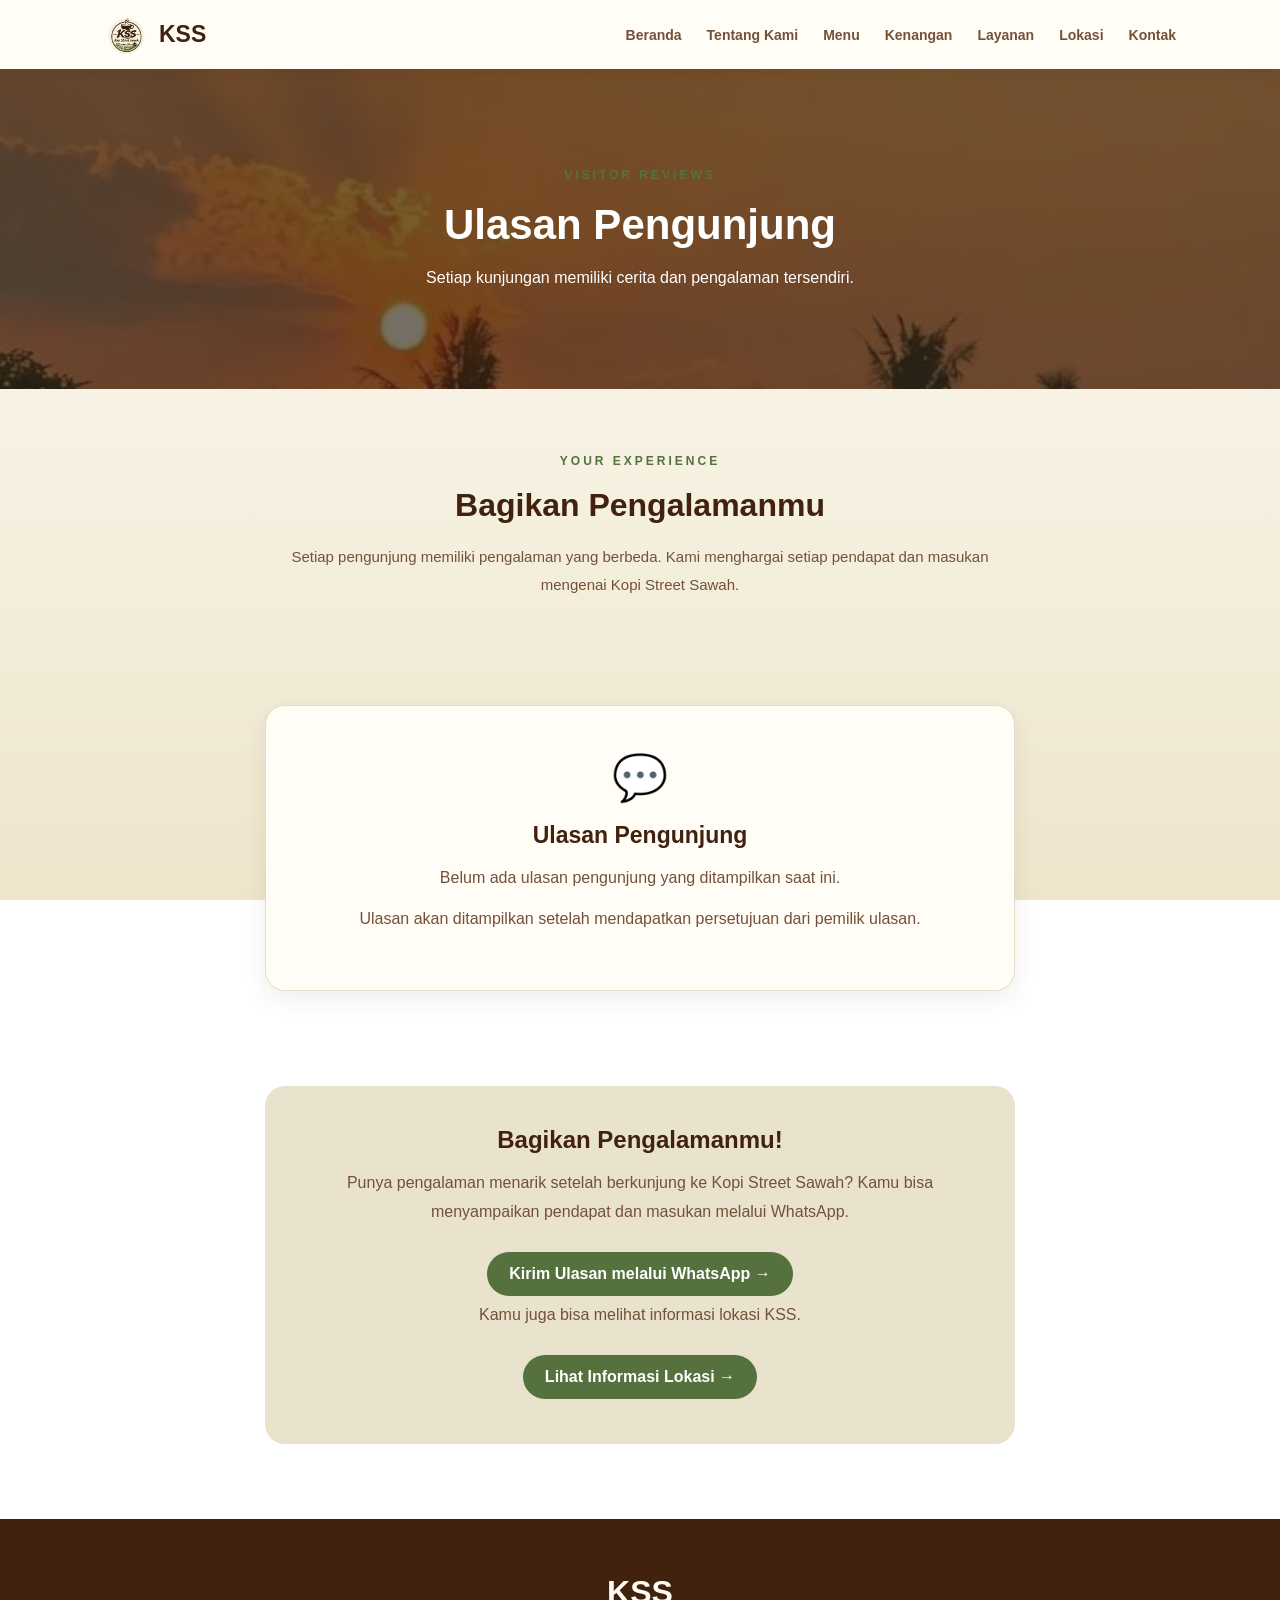
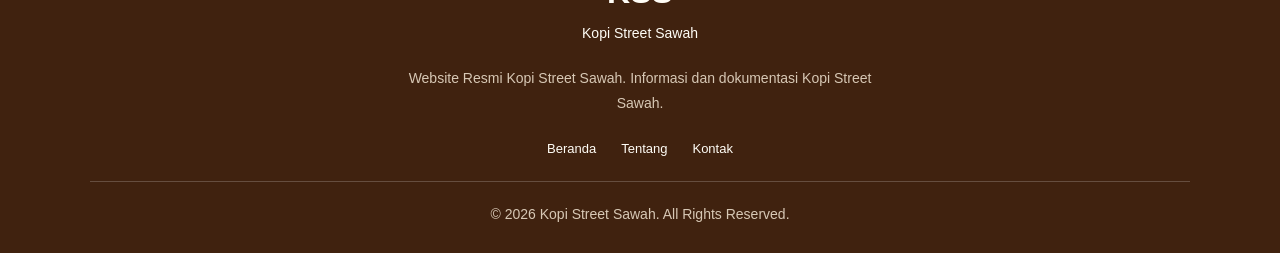
<file: ulasan.html>
<!DOCTYPE html>
<html lang="id">

<head>
    <meta charset="UTF-8">
    <meta name="viewport" content="width=device-width, initial-scale=1.0">

    <meta name="description"
          content="Halaman informasi ulasan pengunjung Kopi Street Sawah.">

    <title>Ulasan Pengunjung | KSS</title>

    <link rel="stylesheet" href="style.css">
</head>

<body>

    <!-- NAVBAR -->

    <header class="navbar">

        <div class="nav-container">

            <a href="beranda.html" class="nav-logo">
                <img src="img/logo-kss.png" alt="Logo KSS">
                <span>KSS</span>
            </a>

            <button class="menu-toggle"
                    id="menuToggle"
                    aria-label="Buka menu navigasi"
                    aria-expanded="false">
                ☰
            </button>

            <nav class="nav-menu" id="navMenu">
                <a href="beranda.html">Beranda</a>
                <a href="tentang.html">Tentang Kami</a>
                <a href="menu.html">Menu</a>
                <a href="kenangan.html">Kenangan</a>
                <a href="layanan.html">Layanan</a>
                <a href="lokasi.html">Lokasi</a>
                <a href="kontak.html">Kontak</a>
            </nav>

        </div>

    </header>


    <!-- HERO -->

    <section class="review-hero">

        <div class="review-hero-content">

            <p class="section-label">VISITOR REVIEWS</p>

            <h1>Ulasan Pengunjung</h1>

            <p>
                Setiap kunjungan memiliki cerita
                dan pengalaman tersendiri.
            </p>

        </div>

    </section>


    <!-- INTRODUCTION -->

    
<section class="review-introduction">

    <div class="section-heading">

        <p class="section-label">YOUR EXPERIENCE</p>

        <h2>Bagikan Pengalamanmu</h2>

        <p>
            Setiap pengunjung memiliki pengalaman
            yang berbeda. Kami menghargai setiap
            pendapat dan masukan mengenai
            Kopi Street Sawah.
        </p>

    </div>

</section>



    <!-- REVIEW CONTENT -->

    
<section class="review-list-section">

    <div class="review-placeholder">

        <div class="review-icon">💬</div>

        <h2>Ulasan Pengunjung</h2>

        <p>
            Belum ada ulasan pengunjung yang
            ditampilkan saat ini.
        </p>

        <p>
            Ulasan akan ditampilkan setelah
            mendapatkan persetujuan dari
            pemilik ulasan.
        </p>

    </div>

</section>



    <!-- GOOGLE MAPS REVIEW -->

    
<!-- REVIEW INFORMATION -->

<section class="review-information">

    <div class="review-info-card">

        <h2>Bagikan Pengalamanmu!</h2>

        <p>
            Punya pengalaman menarik setelah berkunjung
            ke Kopi Street Sawah? Kamu bisa menyampaikan
            pendapat dan masukan melalui WhatsApp.
        </p>

        <a
            href="https://wa.me/6282116500670?text=Halo%20Kopi%20Street%20Sawah%2C%20saya%20ingin%20menyampaikan%20ulasan%20mengenai%20pengalaman%20saya%20berkunjung."
            class="review-button"
            target="_blank"
            rel="noopener noreferrer">
            Kirim Ulasan melalui WhatsApp →
        </a>

        <p>
            Kamu juga bisa melihat informasi lokasi KSS.
        </p>

        <a href="lokasi.html" class="review-button">
            Lihat Informasi Lokasi →
        </a>

    </div>

</section>



    <!-- FOOTER -->

    <footer class="footer">

        <div class="footer-content">

            <h2>KSS</h2>

            <p>Kopi Street Sawah</p>
            <p class="footer-note">
Website Resmi Kopi Street Sawah.
    Informasi dan dokumentasi Kopi Street Sawah.</p>

            <div class="footer-links">
                <a href="beranda.html">Beranda</a>
                <a href="tentang.html">Tentang</a>
                <a href="kontak.html">Kontak</a>
            </div>

            <p class="copyright">
                © 2026 Kopi Street Sawah. All Rights Reserved.
            </p>

        </div>

    </footer>


    <script src="script.js"></script>

</body>
</html>
</file>
<file: style.css>
/* =================================
   1. PENGATURAN DASAR WEBSITE
================================= */

* {
    margin: 0;
    padding: 0;
    box-sizing: border-box;
}

:root {
    --cream: #f5f0df;
    --cream-light: #fffdf6;

    --brown: #40220f;
    --brown-light: #745139;

    --green: #55713d;
    --green-light: #829767;

    --white: #ffffff;
}


body {
    font-family: Arial, sans-serif;

    background: linear-gradient(
        180deg,
        #fffdf6 0%,
        #f5f0df 55%,
        #eee5cc 100%
    );

    background-attachment: fixed;

    color: var(--brown);
}



/* =================================
   2. HALAMAN PEMBUKA
================================= */

.opening-page {
    min-height: 100vh;
    display: flex;
    justify-content: center;
    align-items: center;

    padding: 25px;

    background:
        radial-gradient(
            circle at top,
            #fffdf6,
            #e9e1c9
        );
}


/* =================================
   3. KOTAK KONTEN PEMBUKA
================================= */

.opening-container {
    width: 100%;
    max-width: 600px;
    text-align: center;
}

.opening-content {
    padding: 35px 20px;
    animation: fadeIn 1.2s ease;
}


/* =================================
   4. LOGO KSS
================================= */

.logo-wrapper {
    display: flex;
    justify-content: center;
    align-items: center;

    margin-bottom: 25px;
}

.opening-logo {
    width: 180px;
    height: 180px;

    object-fit: contain;

    border-radius: 50%;

    animation: logoAppear 1.2s ease;
}


/* =================================
   5. JUDUL WEBSITE
================================= */

.opening-title {
    font-size: 30px;
    font-weight: bold;

    letter-spacing: 2px;

    color: var(--brown);

    margin-bottom: 10px;
}

.opening-subtitle {
    font-size: 14px;
    color: var(--green);

    letter-spacing: 1px;

    margin-bottom: 35px;
}


/* =================================
   6. TEKS SAMBUTAN
================================= */

.welcome-text {
    margin-bottom: 35px;
}

.welcome-text p {
    font-size: 15px;
    line-height: 1.8;

    color: var(--brown-light);
}

.welcome-text h2 {
    font-size: 48px;

    color: var(--green);

    margin: 8px 0;
}


/* =================================
   7. TOMBOL MASUK WEBSITE
================================= */

.enter-button {
    display: inline-flex;
    align-items: center;
    justify-content: center;
    gap: 12px;

    padding: 15px 28px;

    background-color: var(--green);
    color: var(--white);

    text-decoration: none;

    font-size: 14px;
    font-weight: bold;

    letter-spacing: 1px;

    border-radius: 30px;

    transition: 0.3s ease;
}

.enter-button:hover {
    background-color: var(--brown);

    transform: translateY(-4px);
}

.enter-button span {
    font-size: 20px;
}


/* =================================
   8. FOOTER
================================= */

.opening-footer {
    margin-top: 45px;

    font-size: 12px;

    color: var(--brown-light);
}


/* =================================
   9. ANIMASI
================================= */

@keyframes fadeIn {
    from {
        opacity: 0;
        transform: translateY(20px);
    }

    to {
        opacity: 1;
        transform: translateY(0);
    }
}

@keyframes logoAppear {
    from {
        opacity: 0;
        transform: scale(0.7);
    }

    to {
        opacity: 1;
        transform: scale(1);
    }
}


/* =================================
   10. RESPONSIVE UNTUK HP
================================= */

@media screen and (max-width: 480px) {

    .opening-logo {
        width: 145px;
        height: 145px;
    }

    .opening-title {
        font-size: 23px;
    }

    .opening-subtitle {
        font-size: 12px;
    }

    .welcome-text h2 {
        font-size: 40px;
    }

    .welcome-text p {
        font-size: 14px;
    }

    .enter-button {
        padding: 13px 23px;
        font-size: 12px;
    }

}


/* =====================================
   11. NAVBAR
===================================== */

.navbar {
    width: 100%;
    background-color: var(--cream-light);

    position: sticky;
    top: 0;
    z-index: 1000;

    box-shadow: 0 3px 12px rgba(64, 34, 15, 0.08);
}

.nav-container {
    max-width: 1200px;
    margin: auto;
    padding: 12px 5%;

    display: flex;
    align-items: center;
    justify-content: space-between;
}

.nav-logo {
    display: flex;
    align-items: center;
    gap: 10px;

    color: var(--brown);
    text-decoration: none;

    font-size: 23px;
    font-weight: bold;
}

.nav-logo img {
    width: 45px;
    height: 45px;
    object-fit: contain;
    border-radius: 50%;
}

.nav-menu {
    display: flex;
    align-items: center;
    gap: 25px;
}

.nav-menu a {
    color: var(--brown-light);
    text-decoration: none;

    font-size: 14px;
    font-weight: bold;

    transition: 0.3s;
}

.nav-menu a:hover,
.nav-menu a.active {
    color: var(--green);
}

.menu-toggle {
    display: none;

    border: none;
    background: none;

    color: var(--brown);
    font-size: 28px;

    cursor: pointer;
}


/* =====================================
   12. HERO / BANNER KSS
===================================== */

.hero {
    min-height: 560px;

    display: flex;
    align-items: center;
    justify-content: center;

    position: relative;
    overflow: hidden;

    text-align: center;
    padding: 90px 20px;

    background:
        linear-gradient(
            135deg,
            rgba(35, 27, 15, 0.72),
            rgba(35, 27, 15, 0.38)
        ),
        url("img/background.jpg");

    background-size: cover;
    background-position: center;
}

.hero-content {
    width: 100%;
    max-width: 780px;

    color: var(--white);

    animation: heroFadeIn 1.2s ease both;
}

.hero-label {
    display: inline-block;

    color: #e8d6ad;

    font-size: 12px;
    font-weight: bold;
    letter-spacing: 5px;

    margin-bottom: 22px;
    padding: 9px 17px;

    border: 1px solid rgba(232, 214, 173, 0.5);
    border-radius: 30px;
    background: rgba(255, 255, 255, 0.08);
}

.hero h1 {
    font-size: clamp(38px, 6vw, 62px);
    line-height: 1.15;

    letter-spacing: 2px;

    margin-bottom: 22px;

    text-shadow: 0 4px 15px rgba(0, 0, 0, 0.25);
}

.hero h1 span {
    display: block;
    color: #d6c69c;
}

.hero-description {
    max-width: 620px;
    margin: 0 auto 32px;

    font-size: 16px;
    line-height: 1.9;

    color: #fffdf6;
}

.hero-buttons {
    display: flex;
    justify-content: center;
    align-items: center;

    flex-wrap: wrap;
    gap: 15px;
}

@keyframes heroFadeIn {
    from {
        opacity: 0;
        transform: translateY(25px);
    }

    to {
        opacity: 1;
        transform: translateY(0);
    }
}




/* =====================================
   13. TOMBOL UMUM KSS
===================================== */

.btn-primary,
.btn-outline {
    display: inline-flex;
    align-items: center;
    justify-content: center;
    gap: 10px;

    min-height: 48px;
    padding: 14px 27px;

    border-radius: 30px;
    text-decoration: none;

    font-size: 13px;
    font-weight: bold;
    letter-spacing: 1px;

    cursor: pointer;

    transition:
        background-color 0.3s ease,
        color 0.3s ease,
        transform 0.3s ease,
        box-shadow 0.3s ease;
}

.btn-primary {
    background-color: var(--green);
    color: var(--white);

    border: 1px solid var(--green);
    box-shadow: 0 5px 14px rgba(85, 113, 61, 0.2);
}

.btn-primary:hover {
    background-color: var(--brown);
    border-color: var(--brown);

    transform: translateY(-3px);
    box-shadow: 0 8px 18px rgba(64, 34, 15, 0.2);
}

.btn-outline {
    background-color: transparent;

    border: 1px solid var(--white);
    color: var(--white);
}

.btn-outline:hover {
    background-color: var(--white);
    color: var(--brown);

    transform: translateY(-3px);
}

.btn-primary:focus-visible,
.btn-outline:focus-visible {
    outline: 3px solid var(--green-light);
    outline-offset: 4px;
}

@media (max-width: 480px) {
    .hero-buttons {
        gap: 12px;
    }

    .btn-primary,
    .btn-outline {
        min-height: 45px;
        padding: 12px 20px;
        font-size: 12px;
    }
}



/* =====================================
   14. JUDUL SETIAP BAGIAN
===================================== */

.section-heading {
    max-width: 700px;
    margin: 0 auto 45px;

    text-align: center;
}

.section-label {
    color: var(--green);

    font-size: 12px;
    font-weight: bold;
    letter-spacing: 3px;

    margin-bottom: 15px;
}

.section-heading h2,
.location-content h2 {
    color: var(--brown);

    font-size: 32px;
    line-height: 1.4;

    margin-bottom: 15px;
}

.section-heading h2 span {
    color: var(--green);
}

.section-heading p:not(.section-label) {
    color: var(--brown-light);

    font-size: 15px;
    line-height: 1.9;
}


/* =====================================
   15. SAMBUTAN
===================================== */

.welcome-section {
    padding: 90px 7%;

    background-color: var(--cream-light);
}


/* =====================================
   16. FEATURE / KEUNGGULAN
===================================== */

.feature-section {
    padding: 90px 7%;

    background-color: var(--cream);
}

.feature-container {
    max-width: 1100px;
    margin: auto;

    display: grid;
    grid-template-columns: repeat(3, 1fr);
    gap: 25px;
}

.feature-card {
    background-color: var(--cream-light);

    padding: 35px 25px;

    text-align: center;

    border-radius: 18px;

    border: 1px solid #e8dfc9;

    transition: 0.3s;
}

.feature-card:hover {
    transform: translateY(-7px);

    box-shadow: 0 12px 25px rgba(64, 34, 15, 0.1);
}

.feature-icon {
    font-size: 38px;
    margin-bottom: 18px;
}

.feature-card h3 {
    color: var(--brown);
    font-size: 19px;

    margin-bottom: 12px;
}

.feature-card p {
    color: var(--brown-light);

    font-size: 14px;
    line-height: 1.8;
}


/* =====================================
   17. GALERI
===================================== */

.gallery-section {
    padding: 90px 7%;

    background-color: var(--cream-light);
}

.gallery-container {
    max-width: 1100px;
    margin: auto;

    display: grid;
    grid-template-columns: repeat(3, 1fr);
    gap: 20px;
}



.gallery-container img {
    display: block;
    width: 100%;
    height: 260px;

    object-fit: cover;
    object-position: center;

    border-radius: 18px;

    box-shadow: 0 8px 20px rgba(64, 34, 15, 0.12);

    cursor: zoom-in;

    transition: transform 0.3s ease,
                box-shadow 0.3s ease;
}



.gallery-container img:hover {
    transform: scale(1.03);
}

.gallery-button {
    margin-top: 35px;
    text-align: center;
}


/* =====================================
   18. LOKASI
===================================== */

.location-section {
    padding: 90px 7%;

    text-align: center;

    background-color: #e9e5d3;
}

.location-content {
    max-width: 650px;
    margin: auto;
}

.location-content p:not(.section-label) {
    color: var(--brown-light);

    font-size: 15px;
    line-height: 1.9;

    margin-bottom: 25px;
}


/* =====================================
   19. FOOTER
===================================== */

.footer {
    background-color: var(--brown);

    color: var(--cream-light);

    padding: 55px 7% 25px;

    text-align: center;
}

.footer-content h2 {
    font-size: 32px;
    margin-bottom: 10px;
}

.footer-content > p {
    font-size: 14px;
    line-height: 1.8;
}

.footer-note {
    max-width: 500px;
    margin: 20px auto;
    color: #d7c8b5;
}

.footer-links {
    display: flex;
    justify-content: center;
    flex-wrap: wrap;
    gap: 25px;

    margin: 25px 0;
}

.footer-links a {
    color: var(--cream-light);
    text-decoration: none;
    font-size: 13px;
}

.footer-links a:hover {
    color: #c9d4a8;
}

.copyright {
    padding-top: 20px;
    border-top: 1px solid rgba(255,255,255,0.2);

    color: #d7c8b5;
}


/* =====================================
   20. RESPONSIVE TABLET DAN HP
===================================== */

@media screen and (max-width: 900px) {

    .nav-menu {
        gap: 12px;
    }

    .nav-menu a {
        font-size: 12px;
    }

    .hero h1 {
        font-size: 45px;
    }

    .feature-container {
        grid-template-columns: repeat(2, 1fr);
    }

}

@media screen and (max-width: 650px) {

    .nav-container {
        position: relative;
    }

    .menu-toggle {
        display: block;
    }

    .nav-menu {
        display: none;

        position: absolute;
        top: 100%;
        left: 0;

        width: 100%;

        padding: 20px;

        background-color: var(--cream-light);

        flex-direction: column;
        align-items: flex-start;

        box-shadow: 0 8px 15px rgba(0,0,0,0.1);
    }

    .nav-menu.show {
        display: flex;
    }

    .nav-menu a {
        width: 100%;
        padding: 10px 0;
        font-size: 14px;
    }

    .hero {
        min-height: 480px;
    }

    .hero h1 {
        font-size: 35px;
    }

    .hero-description {
        font-size: 14px;
    }

    .section-heading h2,
    .location-content h2 {
        font-size: 25px;
    }

    .feature-container {
        grid-template-columns: 1fr;
    }

    .gallery-container {
        grid-template-columns: 1fr;
    }

.gallery-container img {
    width: 100%;
    height: auto;
    aspect-ratio: auto;
    object-fit: contain;
    object-position: center;
}

    .welcome-section,
    .feature-section,
    .gallery-section,
    .location-section {
        padding: 65px 6%;
    }

}


/* =====================================
   21. BANNER TENTANG KAMI
===================================== */

.about-hero {
    min-height: 350px;

    display: flex;
    justify-content: center;
    align-items: center;

    text-align: center;

    padding: 70px 20px;

    background:
        linear-gradient(
            rgba(48, 35, 20, 0.65),
            rgba(48, 35, 20, 0.65)
        ),
        url("img/background.jpg");

    background-size: cover;
    background-position: center;
}

.about-hero-content {
    color: var(--white);
}

.about-hero-content .section-label {
    color: #e5d5b5;
}

.about-hero-content h1 {
    font-size: 48px;
    margin-bottom: 15px;
}

.about-hero-content p:last-child {
    font-size: 16px;
    line-height: 1.8;
}


/* =====================================
   22. PERKENALAN KSS
===================================== */

.about-introduction {
    max-width: 1200px;
    margin: auto;

    padding: 90px 7%;

    display: grid;
    grid-template-columns: 1fr 1fr;

    align-items: center;
    gap: 55px;
}

.about-image img {
    width: 100%;
    height: 380px;

    object-fit: cover;

    border-radius: 20px;

    box-shadow:
        0 12px 30px rgba(64, 34, 15, 0.12);
}

.about-text h2 {
    font-size: 34px;
    line-height: 1.4;

    color: var(--brown);

    margin-bottom: 20px;
}

.about-text h2 span {
    color: var(--green);
}

.about-text p:not(.section-label) {
    color: var(--brown-light);

    font-size: 15px;
    line-height: 1.9;

    margin-bottom: 15px;
}


/* =====================================
   23. CERITA KSS
===================================== */

.about-story {
    padding: 90px 7%;

    background-color: #eae5d5;
}

.story-container {
    max-width: 1100px;
    margin: auto;

    display: grid;
    grid-template-columns: repeat(3, 1fr);
    gap: 25px;
}

.story-card {
    background-color: var(--cream-light);

    padding: 35px 25px;

    text-align: center;

    border-radius: 18px;

    border: 1px solid #e5dcc7;

    transition: 0.3s ease;
}

.story-card:hover {
    transform: translateY(-7px);

    box-shadow:
        0 12px 25px rgba(64, 34, 15, 0.1);
}

.story-card span {
    display: block;

    font-size: 42px;

    margin-bottom: 18px;
}

.story-card h3 {
    color: var(--brown);

    font-size: 20px;

    margin-bottom: 12px;
}

.story-card p {
    color: var(--brown-light);

    font-size: 14px;
    line-height: 1.8;
}


/* =====================================
   24. GALERI TENTANG KSS
===================================== */

.about-gallery {
    padding: 100px 7%;

    text-align: center;

    background:
        linear-gradient(
            rgba(255, 253, 246, 0.92),
            rgba(255, 253, 246, 0.92)
        ),
        url("img/background.jpg");

    background-size: cover;
    background-position: center;
}

.about-gallery-content {
    max-width: 650px;
    margin: auto;
}

.about-gallery-content h2 {
    color: var(--brown);

    font-size: 32px;
    line-height: 1.4;

    margin-bottom: 15px;
}

.about-gallery-content p:not(.section-label) {
    color: var(--brown-light);

    font-size: 15px;
    line-height: 1.9;

    margin-bottom: 25px;
}


/* =====================================
   25. RESPONSIVE TENTANG KAMI
===================================== */

@media screen and (max-width: 800px) {

    .about-introduction {
        grid-template-columns: 1fr;

        gap: 30px;

        padding: 65px 6%;
    }

    .about-image img {
        height: 300px;
    }

    .story-container {
        grid-template-columns: repeat(2, 1fr);
    }

}

@media screen and (max-width: 550px) {

    .about-hero {
        min-height: 280px;
    }

    .about-hero-content h1 {
        font-size: 35px;
    }

    .about-introduction {
        padding: 55px 6%;
    }

    .about-image img {
        height: 240px;
    }

    .about-text h2 {
        font-size: 27px;
    }

    .story-container {
        grid-template-columns: 1fr;
    }

    .about-story {
        padding: 65px 6%;
    }

    .about-gallery {
        padding: 70px 6%;
    }

    .about-gallery-content h2 {
        font-size: 26px;
    }

}


/* =====================================
   26. BANNER MENU
===================================== */

.menu-hero {
    min-height: 350px;

    display: flex;
    align-items: center;
    justify-content: center;

    text-align: center;
    padding: 70px 20px;

    background:
        linear-gradient(
            rgba(48, 35, 20, 0.65),
            rgba(48, 35, 20, 0.65)
        ),
        url("img/background.jpg");

    background-size: cover;
    background-position: center;
}

.menu-hero-content {
    color: var(--white);
}

.menu-hero-content .section-label {
    color: #e5d5b5;
}

.menu-hero-content h1 {
    font-size: 48px;
    margin-bottom: 15px;
}

.menu-hero-content p:last-child {
    font-size: 15px;
    line-height: 1.8;
}


/* =====================================
   27. PEMBUKA MENU
===================================== */

.menu-introduction {
    padding: 80px 7%;

    background-color: var(--cream-light);
}


/* =====================================
   28. DAFTAR MENU
===================================== */

.menu-list-section {
    padding: 70px 7%;

    background-color: var(--cream);
}

.menu-information {
    max-width: 650px;
    margin: auto;

    padding: 45px 30px;

    text-align: center;

    background-color: var(--cream-light);

    border: 1px solid #e5dcc7;
    border-radius: 20px;
}

.menu-information-icon {
    font-size: 55px;
    margin-bottom: 20px;
}

.menu-information h2 {
    color: var(--brown);

    font-size: 25px;
    line-height: 1.4;

    margin-bottom: 15px;
}

.menu-information p {
    color: var(--brown-light);

    font-size: 14px;
    line-height: 1.9;
}


/* =====================================
   29. TEMPLATE KARTU MENU
===================================== */

.menu-card {
    overflow: hidden;

    background-color: var(--cream-light);

    border: 1px solid #e5dcc7;
    border-radius: 16px;

    transition: 0.3s ease;
}

.menu-card:hover {
    transform: translateY(-5px);

    box-shadow:
        0 12px 25px rgba(64, 34, 15, 0.1);
}

.menu-card img {
    width: 100%;
    height: 200px;

    object-fit: cover;
}

.menu-card-content {
    padding: 20px;
}

.menu-card-content h3 {
    color: var(--brown);

    font-size: 19px;

    margin-bottom: 10px;
}

.menu-card-content p {
    color: var(--brown-light);

    font-size: 14px;
    line-height: 1.7;

    margin-bottom: 15px;
}

.menu-card-content span {
    color: var(--green);

    font-size: 15px;
    font-weight: bold;
}


/* =====================================
   30. CATATAN MENU
===================================== */

.menu-note {
    padding: 30px 7%;

    background-color: #eae5d5;

    text-align: center;
}

.menu-note p {
    color: var(--brown-light);

    font-size: 13px;
    line-height: 1.8;

    margin-bottom: 8px;
}


/* =====================================
   31. RESPONSIVE MENU
===================================== */

@media screen and (max-width: 600px) {

    .menu-hero {
        min-height: 280px;
    }

    .menu-hero-content h1 {
        font-size: 36px;
    }

    .menu-information {
        padding: 35px 20px;
    }

    .menu-information h2 {
        font-size: 21px;
    }

    .menu-list-section {
        padding: 55px 6%;
    }

    .menu-introduction {
        padding: 60px 6%;
    }

}


/* =================================
   1. BANNER GALERI KENANGAN
================================= */

.memory-hero {
    min-height: 350px;
    display: flex;
    justify-content: center;
    align-items: center;
    text-align: center;
    padding: 60px 20px;

    background:
        linear-gradient(
            rgba(40, 25, 12, 0.65),
            rgba(40, 25, 12, 0.65)
        ),
        url("img/background.jpg");

    background-size: cover;
    background-position: center;
}

.memory-hero-content {
    max-width: 700px;
    color: white;
}

.memory-hero-content h1 {
    font-size: 42px;
    margin: 15px 0;
    letter-spacing: 1px;
}

.memory-hero-content p {
    font-size: 16px;
    line-height: 1.8;
}


/* =================================
   2. PEMBUKA GALERI
================================= */

.memory-introduction {
    padding: 70px 20px 35px;
    text-align: center;
}

.memory-introduction .section-heading {
    max-width: 700px;
    margin: auto;
}


/* =================================
   3. GRID GALERI FOTO
================================= */

.memory-gallery {
    padding: 35px 7% 80px;
}

.memory-grid {
    max-width: 1200px;
    margin: auto;

    display: grid;
    grid-template-columns: repeat(3, 1fr);
    gap: 25px;
}


/* =================================
   4. KARTU FOTO
================================= */

.memory-item {
    position: relative;
    overflow: hidden;

    background: var(--cream-light);

    border-radius: 15px;

    box-shadow:
        0 5px 18px rgba(0, 0, 0, 0.10);

    transition: 0.3s ease;
}

.memory-item img {
    width: 100%;
    height: 250px;

    display: block;

    object-fit: cover;

    transition: transform 0.5s ease;
}

.memory-item figcaption {
    padding: 17px;

    font-size: 15px;
    font-weight: bold;

    color: var(--brown);

    text-align: center;
}


/* =================================
   5. EFEK SAAT FOTO DISENTUH
================================= */

.memory-item:hover {
    transform: translateY(-7px);

    box-shadow:
        0 12px 25px rgba(0, 0, 0, 0.15);
}

.memory-item:hover img {
    transform: scale(1.08);
}


/* =================================
   6. BAGIAN VIDEO
================================= */

.memory-video-section {
    padding: 70px 20px 90px;

    background-color: var(--cream-light);
}

.memory-video-section .section-heading {
    max-width: 700px;
    margin: auto auto 35px;

    text-align: center;
}

.video-placeholder {
    max-width: 750px;
    min-height: 280px;

    margin: auto;
    padding: 35px 25px;

    display: flex;
    flex-direction: column;
    justify-content: center;
    align-items: center;

    text-align: center;

    background-color: #e9e1c9;

    border: 2px dashed var(--green);
    border-radius: 18px;
}

.video-placeholder-icon {
    width: 65px;
    height: 65px;

    display: flex;
    justify-content: center;
    align-items: center;

    margin-bottom: 20px;

    color: white;
    background-color: var(--green);

    border-radius: 50%;

    font-size: 25px;
}

.video-placeholder h3 {
    margin-bottom: 10px;
    color: var(--brown);
}

.video-placeholder p {
    max-width: 450px;

    color: var(--brown-light);

    font-size: 14px;
    line-height: 1.7;
}


/* =================================
   7. RESPONSIVE TABLET
================================= */

@media screen and (max-width: 900px) {

    .memory-grid {
        grid-template-columns: repeat(2, 1fr);
    }

    .memory-item img {
        height: 230px;
    }

}


/* =================================
   8. RESPONSIVE HP
================================= */

@media screen and (max-width: 600px) {

    .memory-hero {
        min-height: 280px;
    }

    .memory-hero-content h1 {
        font-size: 30px;
    }

    .memory-hero-content p {
        font-size: 14px;
    }

    .memory-introduction {
        padding: 50px 20px 20px;
    }

    .memory-gallery {
        padding: 25px 18px 55px;
    }

    .memory-grid {
        grid-template-columns: 1fr;
        gap: 20px;
    }

    .memory-item img {
        height: 240px;
    }

    .memory-video-section {
        padding: 50px 18px 65px;
    }

    .video-placeholder {
        min-height: 250px;
    }

}


/* =================================
   1. HERO LOKASI
================================= */

.location-hero {
    min-height: 350px;

    display: flex;
    justify-content: center;
    align-items: center;

    padding: 60px 20px;
    text-align: center;

    background:
        linear-gradient(
            rgba(40, 25, 12, 0.65),
            rgba(40, 25, 12, 0.65)
        ),
        url("img/background.jpg");

    background-size: cover;
    background-position: center;
}

.location-hero-content {
    max-width: 700px;
    color: white;
}

.location-hero-content h1 {
    font-size: 42px;
    margin: 15px 0;
}

.location-hero-content p {
    font-size: 16px;
    line-height: 1.8;
}


/* =================================
   2. INFORMASI LOKASI
================================= */

.location-information {
    padding: 75px 20px;
}

.location-information .section-heading {
    max-width: 700px;
    margin: auto;
    text-align: center;
}

.location-card {
    max-width: 600px;

    margin: 40px auto 0;
    padding: 35px 25px;

    text-align: center;

    background: var(--cream-light);

    border-radius: 18px;

    box-shadow:
        0 8px 25px rgba(0, 0, 0, 0.08);
}

.location-icon {
    font-size: 42px;
    margin-bottom: 15px;
}

.location-card h3 {
    font-size: 22px;
    margin-bottom: 12px;
    color: var(--brown);
}

.location-card p {
    color: var(--brown-light);
    line-height: 1.8;
}

.location-status {
    display: inline-block;

    margin-top: 20px;
    padding: 9px 17px;

    background: #e9e1c9;
    color: var(--green);

    border-radius: 20px;

    font-size: 12px;
    font-weight: bold;
}


/* =================================
   3. PETA LOKASI
================================= */

.location-map-section {
    padding: 75px 20px;

    background: var(--cream-light);
}

.location-map-section .section-heading {
    max-width: 700px;
    margin: 0 auto 35px;

    text-align: center;
}

.map-placeholder {
    max-width: 1000px;
    min-height: 320px;

    margin: auto;
    padding: 35px 20px;

    display: flex;
    flex-direction: column;
    justify-content: center;
    align-items: center;

    text-align: center;

    background: #e9e1c9;

    border: 2px dashed var(--green);
    border-radius: 18px;
}

.map-icon {
    font-size: 55px;
    margin-bottom: 18px;
}

.map-placeholder h3 {
    color: var(--brown);
    margin-bottom: 12px;
}

.map-placeholder p {
    max-width: 450px;

    color: var(--brown-light);

    font-size: 14px;
    line-height: 1.8;
}


/* =================================
   4. PETUNJUK KUNJUNGAN
================================= */

.location-guide {
    padding: 75px 7%;
}

.location-guide .section-heading {
    max-width: 700px;
    margin: 0 auto 40px;

    text-align: center;
}

.guide-grid {
    max-width: 1100px;

    margin: auto;

    display: grid;
    grid-template-columns: repeat(3, 1fr);

    gap: 25px;
}

.guide-card {
    padding: 30px 22px;

    text-align: center;

    background: var(--cream-light);

    border-radius: 15px;

    box-shadow:
        0 5px 18px rgba(0, 0, 0, 0.07);

    transition: 0.3s ease;
}

.guide-card:hover {
    transform: translateY(-6px);
}

.guide-card span {
    display: block;

    font-size: 38px;

    margin-bottom: 18px;
}

.guide-card h3 {
    color: var(--brown);

    font-size: 18px;

    margin-bottom: 12px;
}

.guide-card p {
    color: var(--brown-light);

    font-size: 14px;
    line-height: 1.8;
}


/* =================================
   5. RESPONSIVE TABLET
================================= */

@media screen and (max-width: 900px) {

    .guide-grid {
        grid-template-columns: repeat(2, 1fr);
    }

}


/* =================================
   6. RESPONSIVE HP
================================= */

@media screen and (max-width: 600px) {

    .location-hero {
        min-height: 280px;
    }

    .location-hero-content h1 {
        font-size: 30px;
    }

    .location-hero-content p {
        font-size: 14px;
    }

    .location-information {
        padding: 50px 18px;
    }

    .location-map-section {
        padding: 50px 18px;
    }

    .map-placeholder {
        min-height: 250px;
    }

    .location-guide {
        padding: 50px 18px;
    }

    .guide-grid {
        grid-template-columns: 1fr;
        gap: 18px;
    }

}


/* =================================
   1. HERO LAYANAN
================================= */

.service-hero {
    min-height: 350px;

    display: flex;
    justify-content: center;
    align-items: center;

    padding: 60px 20px;
    text-align: center;

    background:
        linear-gradient(
            rgba(40, 25, 12, 0.65),
            rgba(40, 25, 12, 0.65)
        ),
        url("img/background.jpg");

    background-size: cover;
    background-position: center;
}

.service-hero-content {
    max-width: 700px;
    color: white;
}

.service-hero-content h1 {
    font-size: 42px;
    margin: 15px 0;
}

.service-hero-content p {
    font-size: 16px;
    line-height: 1.8;
}


/* =================================
   2. PENGENALAN LAYANAN
================================= */

.service-introduction {
    padding: 75px 20px 40px;
}

.service-introduction .section-heading {
    max-width: 700px;
    margin: auto;
    text-align: center;
}


/* =================================
   3. KARTU LAYANAN
================================= */

.service-list-section {
    padding: 35px 7% 80px;
}

.service-grid {
    max-width: 1100px;
    margin: auto;

    display: grid;
    grid-template-columns: repeat(3, 1fr);
    gap: 25px;
}

.service-card {
    padding: 35px 25px;

    text-align: center;

    background: var(--cream-light);

    border-radius: 17px;

    box-shadow:
        0 6px 20px rgba(0, 0, 0, 0.08);

    transition: 0.3s ease;
}

.service-card:hover {
    transform: translateY(-7px);

    box-shadow:
        0 12px 25px rgba(0, 0, 0, 0.13);
}

.service-icon {
    font-size: 45px;
    margin-bottom: 20px;
}

.service-card h3 {
    color: var(--brown);
    font-size: 19px;
    margin-bottom: 15px;
}

.service-card p {
    color: var(--brown-light);

    font-size: 14px;
    line-height: 1.8;

    margin-bottom: 20px;
}

.service-link {
    display: inline-block;

    color: var(--green);

    text-decoration: none;

    font-size: 14px;
    font-weight: bold;

    transition: 0.3s;
}

.service-link:hover {
    color: var(--brown);
}


/* =================================
   4. FASILITAS
================================= */

.facility-section {
    padding: 75px 20px;

    background: var(--cream-light);
}

.facility-section .section-heading {
    max-width: 700px;
    margin: auto auto 35px;

    text-align: center;
}

.facility-placeholder {
    max-width: 750px;
    min-height: 260px;

    margin: auto;
    padding: 35px 25px;

    display: flex;
    flex-direction: column;
    justify-content: center;
    align-items: center;

    text-align: center;

    background: #e9e1c9;

    border: 2px dashed var(--green);
    border-radius: 18px;
}

.facility-icon {
    font-size: 50px;
    margin-bottom: 15px;
}

.facility-placeholder h3 {
    color: var(--brown);
    margin-bottom: 12px;
}

.facility-placeholder p {
    color: var(--brown-light);

    font-size: 14px;
    line-height: 1.8;
}


/* =================================
   5. CATATAN LAYANAN
================================= */

.service-note {
    max-width: 900px;

    margin: 50px auto;
    padding: 0 25px;

    text-align: center;
}

.service-note p {
    color: var(--brown-light);

    font-size: 14px;
    line-height: 1.9;
}


/* =================================
   6. RESPONSIVE TABLET
================================= */

@media screen and (max-width: 900px) {

    .service-grid {
        grid-template-columns: repeat(2, 1fr);
    }

}


/* =================================
   7. RESPONSIVE HP
================================= */

@media screen and (max-width: 600px) {

    .service-hero {
        min-height: 280px;
    }

    .service-hero-content h1 {
        font-size: 30px;
    }

    .service-hero-content p {
        font-size: 14px;
    }

    .service-introduction {
        padding: 50px 18px 25px;
    }

    .service-list-section {
        padding: 25px 18px 55px;
    }

    .service-grid {
        grid-template-columns: 1fr;
        gap: 18px;
    }

    .service-card {
        padding: 30px 22px;
    }

    .facility-section {
        padding: 50px 18px;
    }

    .facility-placeholder {
        min-height: 230px;
    }

}


/* =================================
   1. HERO PESAN
================================= */

.message-hero {
    min-height: 350px;

    display: flex;
    justify-content: center;
    align-items: center;

    padding: 60px 20px;
    text-align: center;

    background:
        linear-gradient(
            rgba(40, 25, 12, 0.65),
            rgba(40, 25, 12, 0.65)
        ),
        url("img/background.jpg");

    background-size: cover;
    background-position: center;
}

.message-hero-content {
    max-width: 700px;
    color: white;
}

.message-hero-content h1 {
    font-size: 42px;
    margin: 15px 0;
}

.message-hero-content p {
    font-size: 16px;
    line-height: 1.8;
}


/* =================================
   2. PENGENALAN PESAN
================================= */

.message-introduction {
    padding: 75px 20px 40px;
}

.message-introduction .section-heading {
    max-width: 750px;
    margin: auto;
    text-align: center;
}


/* =================================
   3. KARTU INFORMASI
================================= */

.message-options {
    max-width: 1150px;

    margin: auto;
    padding: 35px 25px 80px;

    display: grid;
    grid-template-columns: repeat(3, 1fr);
    gap: 25px;
}

.message-card {
    padding: 35px 25px;

    text-align: center;

    background: var(--cream-light);

    border-radius: 17px;

    box-shadow:
        0 6px 20px rgba(0, 0, 0, 0.08);

    transition: 0.3s ease;
}

.message-card:hover {
    transform: translateY(-7px);

    box-shadow:
        0 12px 25px rgba(0, 0, 0, 0.13);
}

.message-icon {
    font-size: 45px;
    margin-bottom: 20px;
}

.message-card h3 {
    color: var(--brown);

    font-size: 19px;

    margin-bottom: 15px;
}

.message-card p {
    color: var(--brown-light);

    font-size: 14px;
    line-height: 1.8;
}


/* =================================
   4. CATATAN INFORMASI
================================= */

.message-information {
    padding: 75px 20px;

    background: var(--cream-light);
}

.message-information-content {
    max-width: 800px;

    margin: auto;
    padding: 40px 30px;

    text-align: center;

    background: #e9e1c9;

    border-radius: 18px;
}

.message-information-content h2 {
    color: var(--brown);

    font-size: 25px;

    margin-bottom: 20px;
}

.message-information-content p {
    color: var(--brown-light);

    font-size: 14px;
    line-height: 1.9;

    margin-bottom: 12px;
}


/* =================================
   5. RESPONSIVE TABLET
================================= */

@media screen and (max-width: 900px) {

    .message-options {
        grid-template-columns: repeat(2, 1fr);
    }

}


/* =================================
   6. RESPONSIVE HP
================================= */

@media screen and (max-width: 600px) {

    .message-hero {
        min-height: 280px;
    }

    .message-hero-content h1 {
        font-size: 30px;
    }

    .message-hero-content p {
        font-size: 14px;
    }

    .message-introduction {
        padding: 50px 18px 25px;
    }

    .message-options {
        grid-template-columns: 1fr;

        padding: 25px 18px 55px;

        gap: 18px;
    }

    .message-card {
        padding: 30px 22px;
    }

    .message-information {
        padding: 50px 18px;
    }

    .message-information-content {
        padding: 30px 20px;
    }

    .message-information-content h2 {
        font-size: 22px;
    }

}


/* =================================
   1. HERO KONTAK
================================= */

.contact-hero {
    min-height: 350px;

    display: flex;
    justify-content: center;
    align-items: center;

    padding: 60px 20px;
    text-align: center;

    background:
        linear-gradient(
            rgba(40, 25, 12, 0.65),
            rgba(40, 25, 12, 0.65)
        ),
        url("img/background.jpg");

    background-size: cover;
    background-position: center;
}

.contact-hero-content {
    max-width: 700px;
    color: white;
}

.contact-hero-content h1 {
    font-size: 42px;
    margin: 15px 0;
}

.contact-hero-content p {
    font-size: 16px;
    line-height: 1.8;
}


/* =================================
   2. PEMBUKA KONTAK
================================= */

.contact-introduction {
    padding: 75px 20px 40px;
}

.contact-introduction .section-heading {
    max-width: 750px;
    margin: auto;
    text-align: center;
}


/* =================================
   3. KARTU KONTAK
================================= */

.contact-options {
    max-width: 1150px;

    margin: auto;
    padding: 35px 25px 80px;

    display: grid;
    grid-template-columns: repeat(3, 1fr);
    gap: 25px;
}

.contact-card {
    padding: 35px 25px;

    text-align: center;

    background: var(--cream-light);

    border-radius: 17px;

    box-shadow:
        0 6px 20px rgba(0, 0, 0, 0.08);

    transition: 0.3s ease;
}

.contact-card:hover {
    transform: translateY(-7px);

    box-shadow:
        0 12px 25px rgba(0, 0, 0, 0.13);
}

.contact-icon {
    font-size: 45px;
    margin-bottom: 20px;
}

.contact-card h3 {
    color: var(--brown);

    font-size: 19px;

    margin-bottom: 15px;
}

.contact-card p {
    color: var(--brown-light);

    font-size: 14px;
    line-height: 1.8;

    margin-bottom: 20px;
}

.contact-status {
    display: inline-block;

    padding: 9px 16px;

    color: var(--green);
    background: #e9e1c9;

    border-radius: 20px;

    font-size: 12px;
    font-weight: bold;
}

.contact-link {
    display: inline-block;

    color: var(--green);

    text-decoration: none;

    font-size: 14px;
    font-weight: bold;

    transition: 0.3s;
}

.contact-link:hover {
    color: var(--brown);
}


/* =================================
   4. CATATAN KONTAK
================================= */

.contact-note-section {
    padding: 75px 20px;

    background: var(--cream-light);
}

.contact-note {
    max-width: 800px;

    margin: auto;
    padding: 40px 30px;

    text-align: center;

    background: #e9e1c9;

    border-radius: 18px;
}

.contact-note h2 {
    color: var(--brown);

    font-size: 25px;

    margin-bottom: 20px;
}

.contact-note p {
    color: var(--brown-light);

    font-size: 14px;
    line-height: 1.9;

    margin-bottom: 12px;
}


/* =================================
   5. RESPONSIVE TABLET
================================= */

@media screen and (max-width: 900px) {

    .contact-options {
        grid-template-columns: repeat(2, 1fr);
    }

}


/* =================================
   6. RESPONSIVE HP
================================= */

@media screen and (max-width: 600px) {

    .contact-hero {
        min-height: 280px;
    }

    .contact-hero-content h1 {
        font-size: 30px;
    }

    .contact-hero-content p {
        font-size: 14px;
    }

    .contact-introduction {
        padding: 50px 18px 25px;
    }

    .contact-options {
        grid-template-columns: 1fr;

        padding: 25px 18px 55px;

        gap: 18px;
    }

    .contact-card {
        padding: 30px 22px;
    }

    .contact-note-section {
        padding: 50px 18px;
    }

    .contact-note {
        padding: 30px 20px;
    }

    .contact-note h2 {
        font-size: 22px;
    }

}


/* =================================
   HALAMAN ULASAN KSS
================================= */

.review-hero {
    min-height: 320px;
    display: flex;
    justify-content: center;
    align-items: center;
    text-align: center;
    padding: 50px 20px;

    background:
        linear-gradient(rgba(45, 35, 20, 0.65),
        rgba(45, 35, 20, 0.65)),
        url("img/background.jpg") center/cover;
}

.review-hero-content {
    max-width: 750px;
    color: white;
}

.review-hero h1 {
    font-size: 42px;
    margin: 15px 0;
}

.review-hero p {
    line-height: 1.8;
}

.review-introduction {
    padding: 65px 20px 35px;
    text-align: center;
}

.review-list-section {
    padding: 30px 20px 70px;
}

.review-placeholder {
    max-width: 650px;
    margin: auto;
    padding: 50px 25px;
    text-align: center;

    background: var(--cream-light);
    border: 1px solid #e5dcc8;
    border-radius: 20px;
    box-shadow: 0 8px 25px rgba(64, 34, 15, 0.08);
}

.review-icon {
    font-size: 55px;
    margin-bottom: 20px;
}

.review-placeholder h2 {
    font-size: 23px;
    color: var(--brown);
    margin-bottom: 15px;
}

.review-placeholder p {
    color: var(--brown-light);
    line-height: 1.8;
}

.review-information {
    padding: 30px 20px 70px;
}

.review-info-card {
    max-width: 750px;
    margin: auto;
    padding: 35px 25px;
    text-align: center;

    background: #e9eddf;
    border-radius: 20px;
}

.review-info-card h2 {
    color: var(--green);
    margin-bottom: 15px;
}

.review-info-card p {
    color: var(--brown-light);
    line-height: 1.8;
    margin-bottom: 25px;
}

.review-button {
    display: inline-block;
    padding: 13px 25px;

    background: var(--green);
    color: white;

    text-decoration: none;
    font-weight: bold;
    border-radius: 30px;
    transition: 0.3s;
}

.review-button:hover {
    background: var(--brown);
    transform: translateY(-3px);
}


/* RESPONSIVE ULASAN */

@media screen and (max-width: 650px) {

    .review-hero {
        min-height: 260px;
    }

    .review-hero h1 {
        font-size: 30px;
    }

    .review-placeholder {
        padding: 35px 20px;
    }

    .review-placeholder h2 {
        font-size: 20px;
    }

    .review-info-card {
        padding: 30px 20px;
    }

}


/* =================================
   TENTANG KSS - MOMENTS
================================= */

.about-moments {
    padding: 75px 20px;
    background: var(--cream-light);
}

.moments-container {
    max-width: 1150px;
    margin: 40px auto 0;

    display: grid;
    grid-template-columns: repeat(3, 1fr);
    gap: 25px;
}

.moment-card {
    overflow: hidden;
    background: white;
    border-radius: 18px;
    box-shadow: 0 8px 25px rgba(64, 34, 15, 0.09);
    transition: transform 0.35s ease, box-shadow 0.35s ease;
}

.moment-card:hover {
    transform: translateY(-9px);
    box-shadow: 0 15px 30px rgba(64, 34, 15, 0.15);
}

.moment-image {
    width: 100%;
    height: 250px;
    overflow: hidden;
}

.moment-image img {
    width: 100%;
    height: 100%;
    object-fit: cover;
    transition: transform 0.5s ease;
}

.moment-card:hover .moment-image img {
    transform: scale(1.08);
}

.moment-content {
    padding: 25px;
}

.moment-content span {
    font-size: 11px;
    font-weight: bold;
    letter-spacing: 1.5px;
    color: var(--green);
}

.moment-content h3 {
    margin: 12px 0;
    font-size: 21px;
    color: var(--brown);
}

.moment-content p {
    font-size: 14px;
    line-height: 1.8;
    color: var(--brown-light);
}

/* RESPONSIVE */

@media screen and (max-width: 850px) {
    .moments-container {
        grid-template-columns: repeat(2, 1fr);
    }
}

@media screen and (max-width: 550px) {
    .moments-container {
        grid-template-columns: 1fr;
        max-width: 400px;
    }

    .moment-image {
        height: 230px;
    }

    .moment-content {
        padding: 22px;
    }
}


/* =========================
   FOTO DAFTAR MENU KSS
========================== */

.menu-photo-container {
    width: 100%;
    max-width: 850px;
    margin: 40px auto;
    padding: 0 20px;
}

.menu-photo-card {
    background: var(--white);
    border-radius: 20px;
    overflow: hidden;
    box-shadow: 0 10px 30px rgba(64, 34, 15, 0.12);
    transition: 0.3s ease;
}

.menu-photo-card:hover {
    transform: translateY(-6px);
    box-shadow: 0 16px 35px rgba(64, 34, 15, 0.18);
}

.menu-photo-card img {
    display: block;
    width: 100%;
    height: auto;
    max-height: 850px;
    object-fit: contain;
    background: var(--cream);
}

.menu-photo-caption {
    padding: 25px;
    text-align: center;
}

.menu-photo-caption h3 {
    color: var(--brown);
    font-size: 22px;
    margin-bottom: 10px;
}

.menu-photo-caption p {
    color: var(--brown-light);
    font-size: 14px;
    line-height: 1.8;
}

@media screen and (max-width: 600px) {
    .menu-photo-container {
        padding: 0 15px;
        margin: 25px auto;
    }

    .menu-photo-caption {
        padding: 20px;
    }

    .menu-photo-caption h3 {
        font-size: 19px;
    }

    .menu-photo-caption p {
        font-size: 13px;
    }
}


/* =========================
   POPUP FOTO MENU
========================== */

.menu-lightbox {
    display: none;
    position: fixed;
    inset: 0;
    z-index: 9999;
    background: rgba(0, 0, 0, 0.92);
    justify-content: center;
    align-items: center;
    padding: 25px;
}

.menu-lightbox.active {
    display: flex;
}

.menu-lightbox img {
    max-width: 100%;
    max-height: 90vh;
    object-fit: contain;
    border-radius: 10px;
}

.menu-lightbox-close {
    position: absolute;
    top: 15px;
    right: 20px;
    background: transparent;
    color: white;
    border: none;
    font-size: 40px;
    cursor: pointer;
    z-index: 10000;
}

.menu-photo-card img {
    cursor: zoom-in;
}


/* =========================
   POPUP GALERI KENANGAN KSS
========================== */

.memory-lightbox {
    display: none;
    position: fixed;
    inset: 0;
    z-index: 9999;
    background: rgba(0, 0, 0, 0.94);
    justify-content: center;
    align-items: center;
    padding: 25px;
}

.memory-lightbox.active {
    display: flex;
}

.memory-lightbox img {
    max-width: 100%;
    max-height: 90vh;
    object-fit: contain;
    border-radius: 10px;
}

.memory-lightbox-close {
    position: absolute;
    top: 15px;
    right: 20px;
    background: transparent;
    color: white;
    border: none;
    font-size: 40px;
    cursor: pointer;
    z-index: 10000;
}

.memory-item img {
    cursor: zoom-in;
}


/* =========================
   HALAMAN ULASAN KSS
========================== */

.review-introduction {
    padding: 65px 20px 35px;
}

.review-list-section {
    padding: 25px 20px 65px;
}

.review-placeholder {
    width: 90%;
    max-width: 750px;
    margin: auto;
    padding: 45px 30px;
    text-align: center;
    background: var(--cream-light);
    border-radius: 20px;
    box-shadow: 0 8px 25px rgba(64, 34, 15, 0.08);
}

.review-icon {
    font-size: 45px;
    margin-bottom: 18px;
}

.review-placeholder h2 {
    color: var(--brown);
    margin-bottom: 15px;
}

.review-placeholder p {
    color: var(--brown-light);
    line-height: 1.8;
    margin-bottom: 12px;
}

.review-status {
    font-size: 14px;
    font-style: italic;
}

.review-empty-note {
    margin-top: 18px;
    font-weight: bold;
}

.review-information {
    padding: 30px 20px 75px;
}

.review-info-card {
    width: 90%;
    max-width: 750px;
    margin: auto;
    padding: 40px 30px;
    text-align: center;
    background: #e9e3ce;
    border-radius: 20px;
}

.review-info-card h2 {
    margin-bottom: 15px;
    color: var(--brown);
}

.review-info-card p {
    line-height: 1.8;
    margin-bottom: 20px;
    color: var(--brown-light);
}

.review-button {
    display: inline-block;
    padding: 13px 22px;
    margin: 5px;
    background: var(--green);
    color: var(--white);
    text-decoration: none;
    border-radius: 30px;
    font-weight: bold;
    transition: 0.3s;
}

.review-button:hover {
    background: var(--brown);
    transform: translateY(-2px);
}

@media screen and (max-width: 600px) {
    .review-placeholder,
    .review-info-card {
        width: 100%;
        padding: 30px 20px;
    }

    .review-button {
        display: block;
        margin: 12px auto;
    }
}

/* VIDEO KENANGAN KSS */

.memory-video-section {
    padding: 70px 7%;
    background-color: var(--cream-light);
}


/* VIDEO KSS - UKURAN RESPONSIF */

.memory-video-container {
    width: 100%;
    max-width: 280px;
    margin: 30px auto;
    overflow: hidden;
    border-radius: 16px;
    border: 2px solid var(--green-light);
    box-shadow: 0 10px 25px rgba(64, 34, 15, 0.12);
    background-color: #000;
}

.memory-video-container video {
    display: block;
    width: 100%;
    height: auto;
    object-fit: contain;
}

@media screen and (max-width: 400px) {
    .memory-video-container {
        max-width: calc(100% - 30px);
    }
}


@media screen and (max-width: 600px) {
    .memory-video-section {
        padding: 55px 6%;
    }
    
    .memory-video-container {
        border-radius: 12px;
    }
}


/* =========================
   KARTU 22 MENU KSS
========================== */

.menu-items-container {
    display: grid;
    grid-template-columns: repeat(4, minmax(0, 1fr));
    gap: 22px;
    width: 100%;
    max-width: 1200px;
    margin: 40px auto 20px;
}

.menu-item-card {
    overflow: hidden;
    background-color: var(--cream-light);
    border: 1px solid rgba(85, 113, 61, 0.2);
    border-radius: 16px;
    box-shadow: 0 5px 16px rgba(64, 34, 15, 0.08);
    transition: transform 0.3s ease, box-shadow 0.3s ease;
}

.menu-item-card:hover {
    transform: translateY(-5px);
    box-shadow: 0 10px 22px rgba(64, 34, 15, 0.14);
}

.menu-item-card img {
    display: block;
    width: 100%;
    aspect-ratio: 4 / 3;
    object-fit: cover;
    cursor: zoom-in;
}

.menu-item-info {
    padding: 15px;
    text-align: center;
}

.menu-item-info h3 {
    color: var(--brown);
    font-size: 16px;
    margin-bottom: 8px;
}

.menu-item-info p {
    color: var(--green);
    font-size: 14px;
    font-weight: bold;
}

/* TABLET */
@media screen and (max-width: 900px) {
    .menu-items-container {
        grid-template-columns: repeat(3, minmax(0, 1fr));
        gap: 16px;
    }
}

/* HP */
@media screen and (max-width: 600px) {
    .menu-items-container {
        grid-template-columns: repeat(2, minmax(0, 1fr));
        gap: 12px;
        margin-top: 25px;
    }

    .menu-item-card {
        border-radius: 12px;
    }

    .menu-item-info {
        padding: 12px 8px;
    }

    .menu-item-info h3 {
        font-size: 14px;
    }

    .menu-item-info p {
        font-size: 13px;
    }
}


/* =====================================
   32. PENYEMPURNAAN NAVBAR RESPONSIF
===================================== */

.navbar {
    backdrop-filter: blur(12px);
    -webkit-backdrop-filter: blur(12px);
}

.nav-container {
    min-height: 68px;
}

.nav-logo {
    flex-shrink: 0;
    transition: 0.3s ease;
}

.nav-logo:hover {
    color: var(--green);
}

.nav-menu a {
    position: relative;
    padding: 8px 0;
    transition: color 0.3s ease;
}

.nav-menu a::after {
    content: "";
    position: absolute;
    left: 0;
    bottom: 0;
    width: 0;
    height: 2px;
    background-color: var(--green);
    transition: width 0.3s ease;
}

.nav-menu a:hover::after,
.nav-menu a.active::after {
    width: 100%;
}

.menu-toggle {
    margin-left: auto;
    padding: 5px 10px;
    border-radius: 8px;
    transition: background-color 0.3s ease;
}

.menu-toggle:hover {
    background-color: rgba(85, 113, 61, 0.12);
}

/* NAVIGASI HP DAN TABLET */

@media screen and (max-width: 800px) {

    .nav-container {
        padding: 10px 5%;
    }

    .menu-toggle {
        display: block;
    }

    .nav-menu {
        display: none;
        position: absolute;
        top: 100%;
        left: 0;
        width: 100%;
        padding: 15px 6%;
        background-color: var(--cream-light);
        flex-direction: column;
        align-items: stretch;
        gap: 5px;
        box-shadow: 0 8px 18px rgba(64, 34, 15, 0.12);
    }

    .nav-menu.show {
        display: flex;
    }

    .nav-menu a {
        width: 100%;
        padding: 12px 5px;
    }

    .nav-menu a::after {
        display: none;
    }
}


/* =====================================
   DAFTAR MENU - 4 KATEGORI KSS
===================================== */

.menu-category-section {
    padding: 65px 7%;
    background-color: var(--cream);
}

.menu-category-container {
    max-width: 1100px;
    margin: auto;

    display: grid;
    grid-template-columns: repeat(2, 1fr);
    gap: 25px;
}

.menu-category {
    padding: 28px;
    background-color: var(--cream-light);

    border: 1px solid rgba(64, 34, 15, 0.12);
    border-radius: 16px;

    box-shadow: 0 8px 22px rgba(64, 34, 15, 0.07);

    transition: transform 0.3s ease,
                box-shadow 0.3s ease;
}

.menu-category:hover {
    transform: translateY(-5px);
    box-shadow: 0 12px 28px rgba(64, 34, 15, 0.12);
}

/* JUDUL KATEGORI */

.menu-category h2 {
    color: var(--green);
    font-size: 22px;
    margin-bottom: 22px;
    padding-bottom: 13px;

    border-bottom: 2px solid var(--green-light);
}

/* DAFTAR NAMA DAN HARGA */

.menu-price-list {
    display: flex;
    flex-direction: column;
    gap: 0;
}

.menu-price-item {
    display: flex;
    justify-content: space-between;
    align-items: center;
    gap: 15px;

    padding: 13px 0;

    border-bottom: 1px dashed rgba(64, 34, 15, 0.2);

    color: var(--brown-light);
    font-size: 14px;
    line-height: 1.5;
}

.menu-price-item:last-child {
    border-bottom: none;
}

.menu-price-item span:first-child {
    font-weight: 500;
}

.menu-price-item span:last-child {
    color: var(--brown);
    font-weight: bold;
    white-space: nowrap;
}

/* TAMPILAN TABLET */

@media screen and (max-width: 800px) {
    .menu-category-section {
        padding: 50px 5%;
    }

    .menu-category-container {
        gap: 18px;
    }

    .menu-category {
        padding: 22px;
    }
}

/* TAMPILAN HP */

@media screen and (max-width: 600px) {
    .menu-category-container {
        grid-template-columns: 1fr;
        gap: 20px;
    }

    .menu-category {
        padding: 22px;
    }

    .menu-category h2 {
        font-size: 20px;
    }

    .menu-price-item {
        font-size: 13px;
        padding: 12px 0;
    }
}



/* =====================================
   KARTU FOTO MENU KSS
===================================== */

.menu-category-section {
    padding: 60px 7%;
    background-color: var(--cream);
}

.menu-category-container {
    max-width: 1100px;
    margin: auto;
    display: flex;
    flex-direction: column;
    gap: 45px;
}

.menu-category {
    padding: 25px;
    background-color: var(--cream-light);
    border-radius: 18px;
    border: 1px solid rgba(64, 34, 15, 0.12);
    box-shadow: 0 8px 22px rgba(64, 34, 15, 0.07);
}

.menu-category h2 {
    color: var(--green);
    font-size: 25px;
    margin-bottom: 25px;
    padding-bottom: 13px;
    border-bottom: 2px solid var(--green-light);
}

.menu-card-grid {
    display: grid;
    grid-template-columns: repeat(4, 1fr);
    gap: 20px;
}

.menu-card {
    overflow: hidden;
    border-radius: 13px;
    background-color: white;
    border: 1px solid rgba(64, 34, 15, 0.1);
    transition: transform 0.3s ease,
                box-shadow 0.3s ease;
}

.menu-card:hover {
    transform: translateY(-5px);
    box-shadow: 0 10px 22px rgba(64, 34, 15, 0.13);
}

.menu-card img {
    display: block;
    width: 100%;
    aspect-ratio: 1 / 1;
    object-fit: cover;
}

.menu-card-info {
    padding: 14px;
}

.menu-card-info h3 {
    color: var(--brown);
    font-size: 14px;
    line-height: 1.5;
    margin-bottom: 8px;
}

.menu-card-info p {
    color: var(--green);
    font-size: 14px;
    font-weight: bold;
}

/* TABLET */

@media screen and (max-width: 900px) {
    .menu-card-grid {
        grid-template-columns: repeat(3, 1fr);
    }
}

/* HP */

@media screen and (max-width: 600px) {
    .menu-category-section {
        padding: 40px 5%;
    }

    .menu-category {
        padding: 18px;
    }

    .menu-category h2 {
        font-size: 21px;
    }

    .menu-card-grid {
        grid-template-columns: repeat(2, 1fr);
        gap: 13px;
    }

    .menu-card-info {
        padding: 11px;
    }

    .menu-card-info h3 {
        font-size: 12px;
    }

    .menu-card-info p {
        font-size: 13px;
    }
}



/* =====================================
   GALERI BERANDA KSS
===================================== */

.gallery-section {
    padding: 70px 7%;
    background-color: var(--cream-light);
}

.gallery-container {
    max-width: 1100px;
    margin: 35px auto;

    display: grid;
    grid-template-columns: repeat(3, 1fr);
    gap: 22px;
}

.gallery-container img {
    display: block;
    width: 100%;
    aspect-ratio: 4 / 3;

    object-fit: cover;
    object-position: center;

    border-radius: 18px;

    box-shadow: 0 8px 20px rgba(64, 34, 15, 0.12);

    cursor: zoom-in;

    transition: transform 0.3s ease,
                box-shadow 0.3s ease;
}

.gallery-container img:hover {
    transform: translateY(-5px);
    box-shadow: 0 12px 25px rgba(64, 34, 15, 0.18);
}

/* TOMBOL GALERI */

.gallery-button {
    text-align: center;
    margin-top: 30px;
}

/* RESPONSIF TABLET */

@media screen and (max-width: 850px) {
    .gallery-container {
        grid-template-columns: repeat(2, 1fr);
        gap: 18px;
    }
}

/* RESPONSIF HP */

@media screen and (max-width: 600px) {
    .gallery-section {
        padding: 50px 6%;
    }

    .gallery-container {
        grid-template-columns: 1fr;
        gap: 20px;
    }

    .gallery-container img {
        aspect-ratio: 16 / 10;
        border-radius: 15px;
    }
}

/* =====================================
   POPUP ZOOM GALERI
===================================== */

.gallery-lightbox {
    position: fixed;
    inset: 0;
    z-index: 9999;

    display: none;
    align-items: center;
    justify-content: center;

    padding: 25px;

    background: rgba(20, 17, 13, 0.92);
}

.gallery-lightbox.active {
    display: flex;
}

.gallery-lightbox img {
    display: block;

    max-width: 95%;
    max-height: 85vh;

    object-fit: contain;
    border-radius: 12px;
}

.gallery-lightbox-close {
    position: absolute;
    top: 20px;
    right: 22px;

    width: 42px;
    height: 42px;

    border: none;
    border-radius: 50%;

    background: white;
    color: var(--brown);

    font-size: 30px;
    cursor: pointer;
}


/* =====================================
   PERBAIKAN FOTO GALERI KHUSUS HP
===================================== */

@media screen and (max-width: 600px) {

    .gallery-container img {
        width: 100%;
        height: 230px;
        aspect-ratio: auto;

        object-fit: contain;
        object-position: center;

        border-radius: 15px;
    }

}

/* PERBAIKAN GALERI BERANDA DI HP */

@media screen and (max-width: 650px) {

    .gallery-container {
        display: flex;
        flex-direction: column;
        width: 100%;
    }

    .gallery-container img {
        display: block;
        width: 100% !important;
        max-width: 100%;
        height: auto !important;
        aspect-ratio: unset;
        object-fit: unset !important;
        object-position: center;
    }

}
</file>
